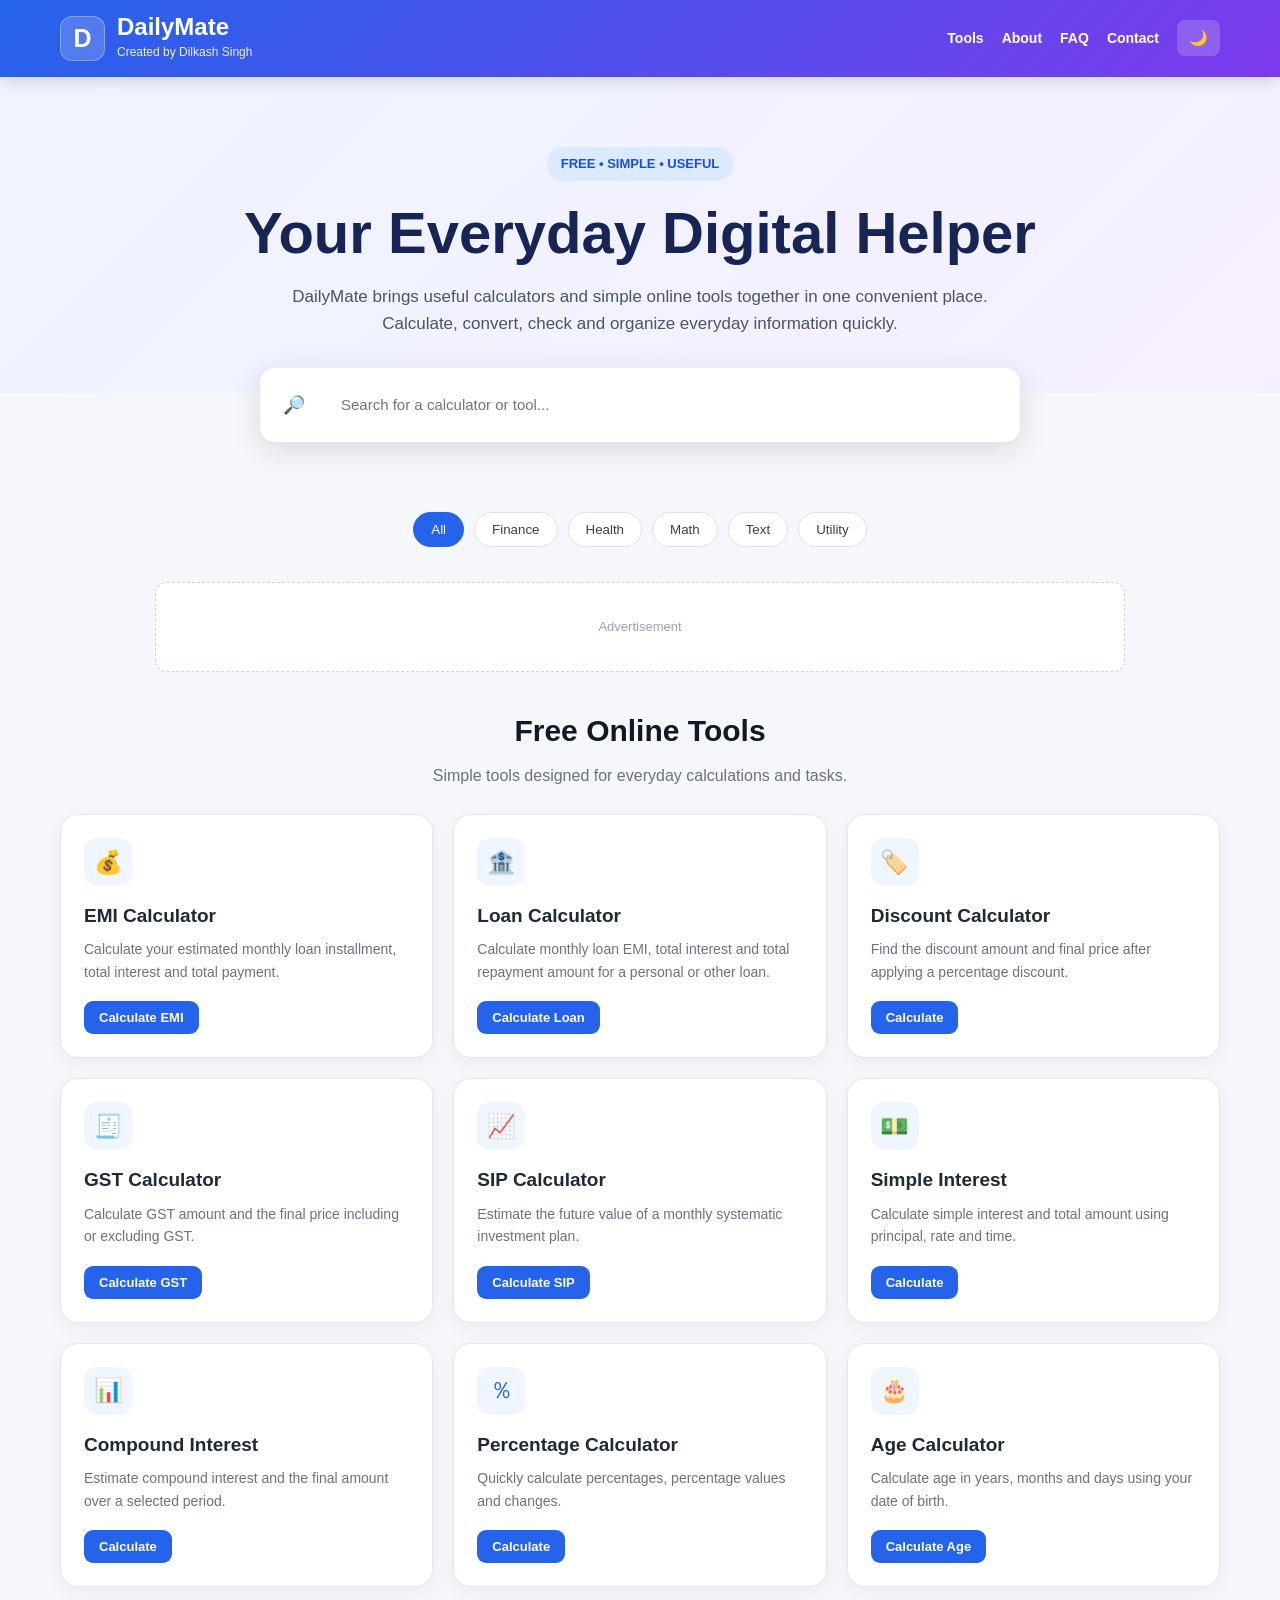
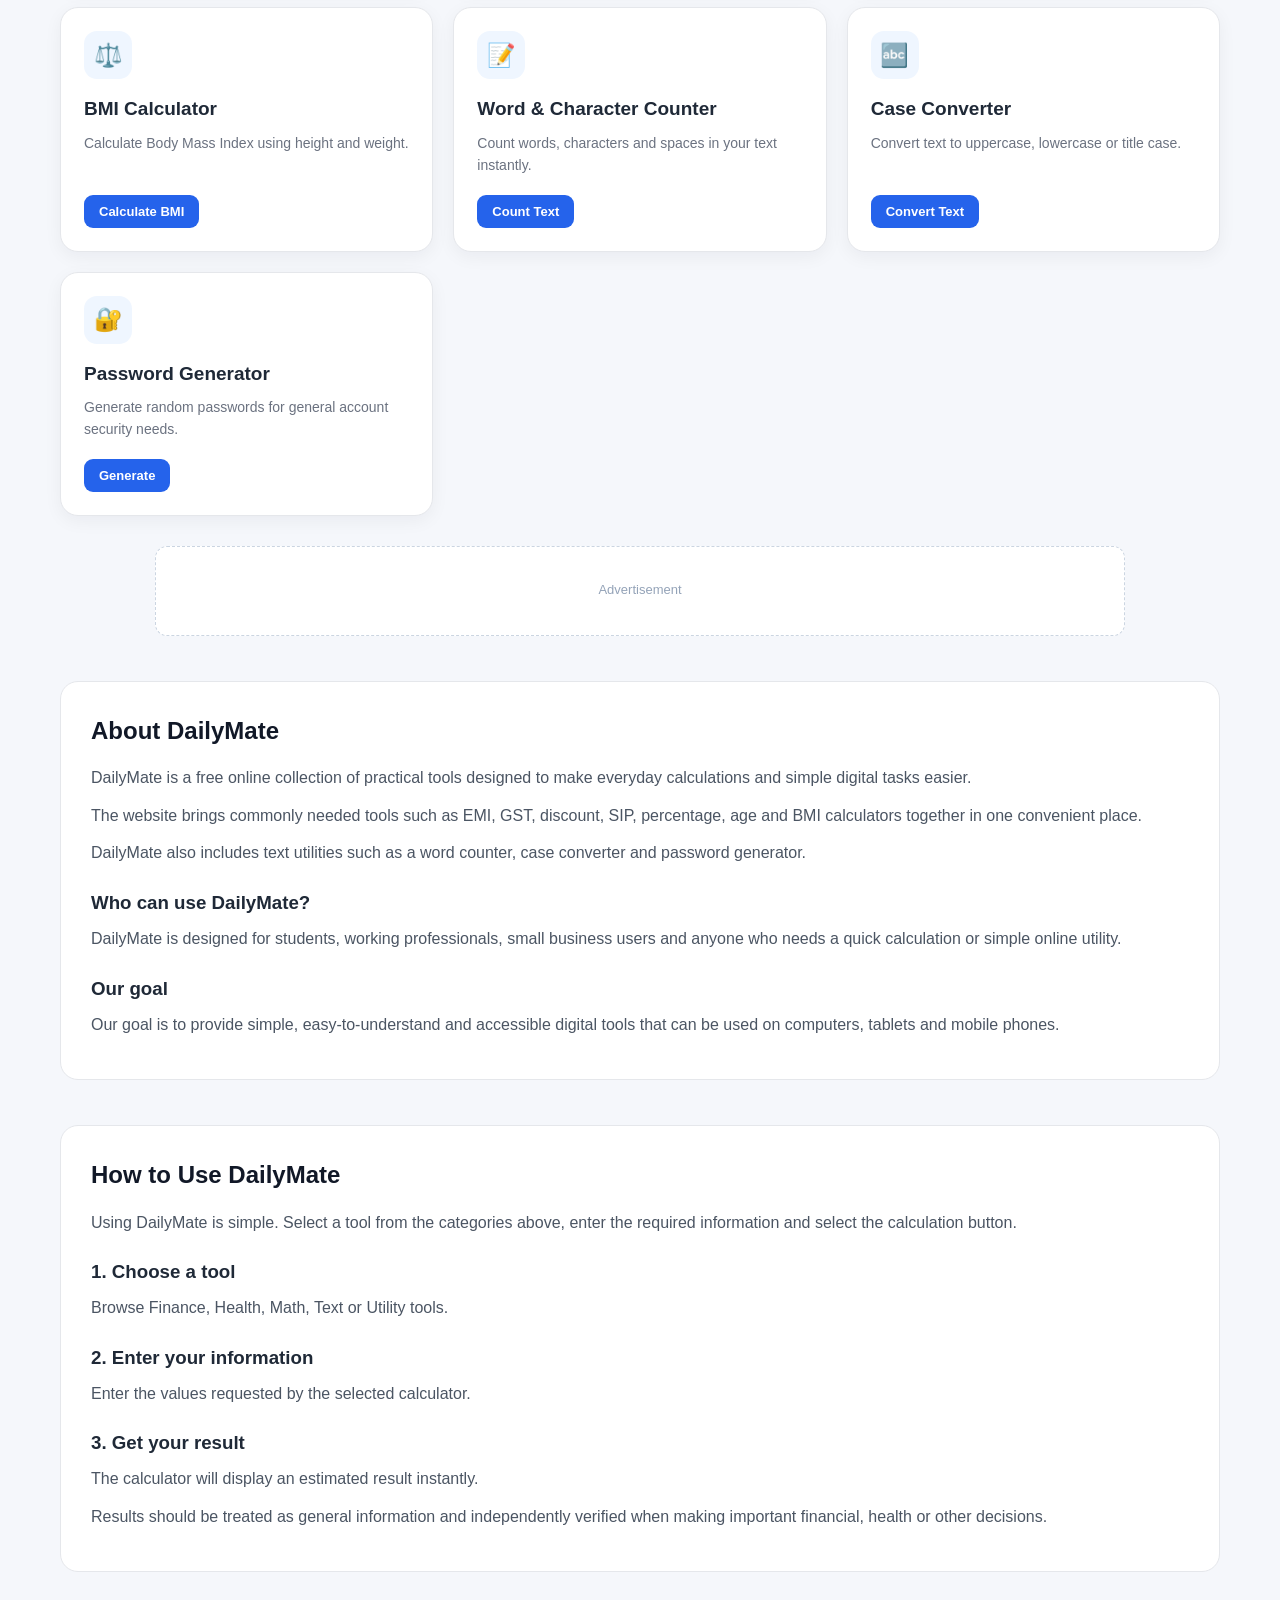
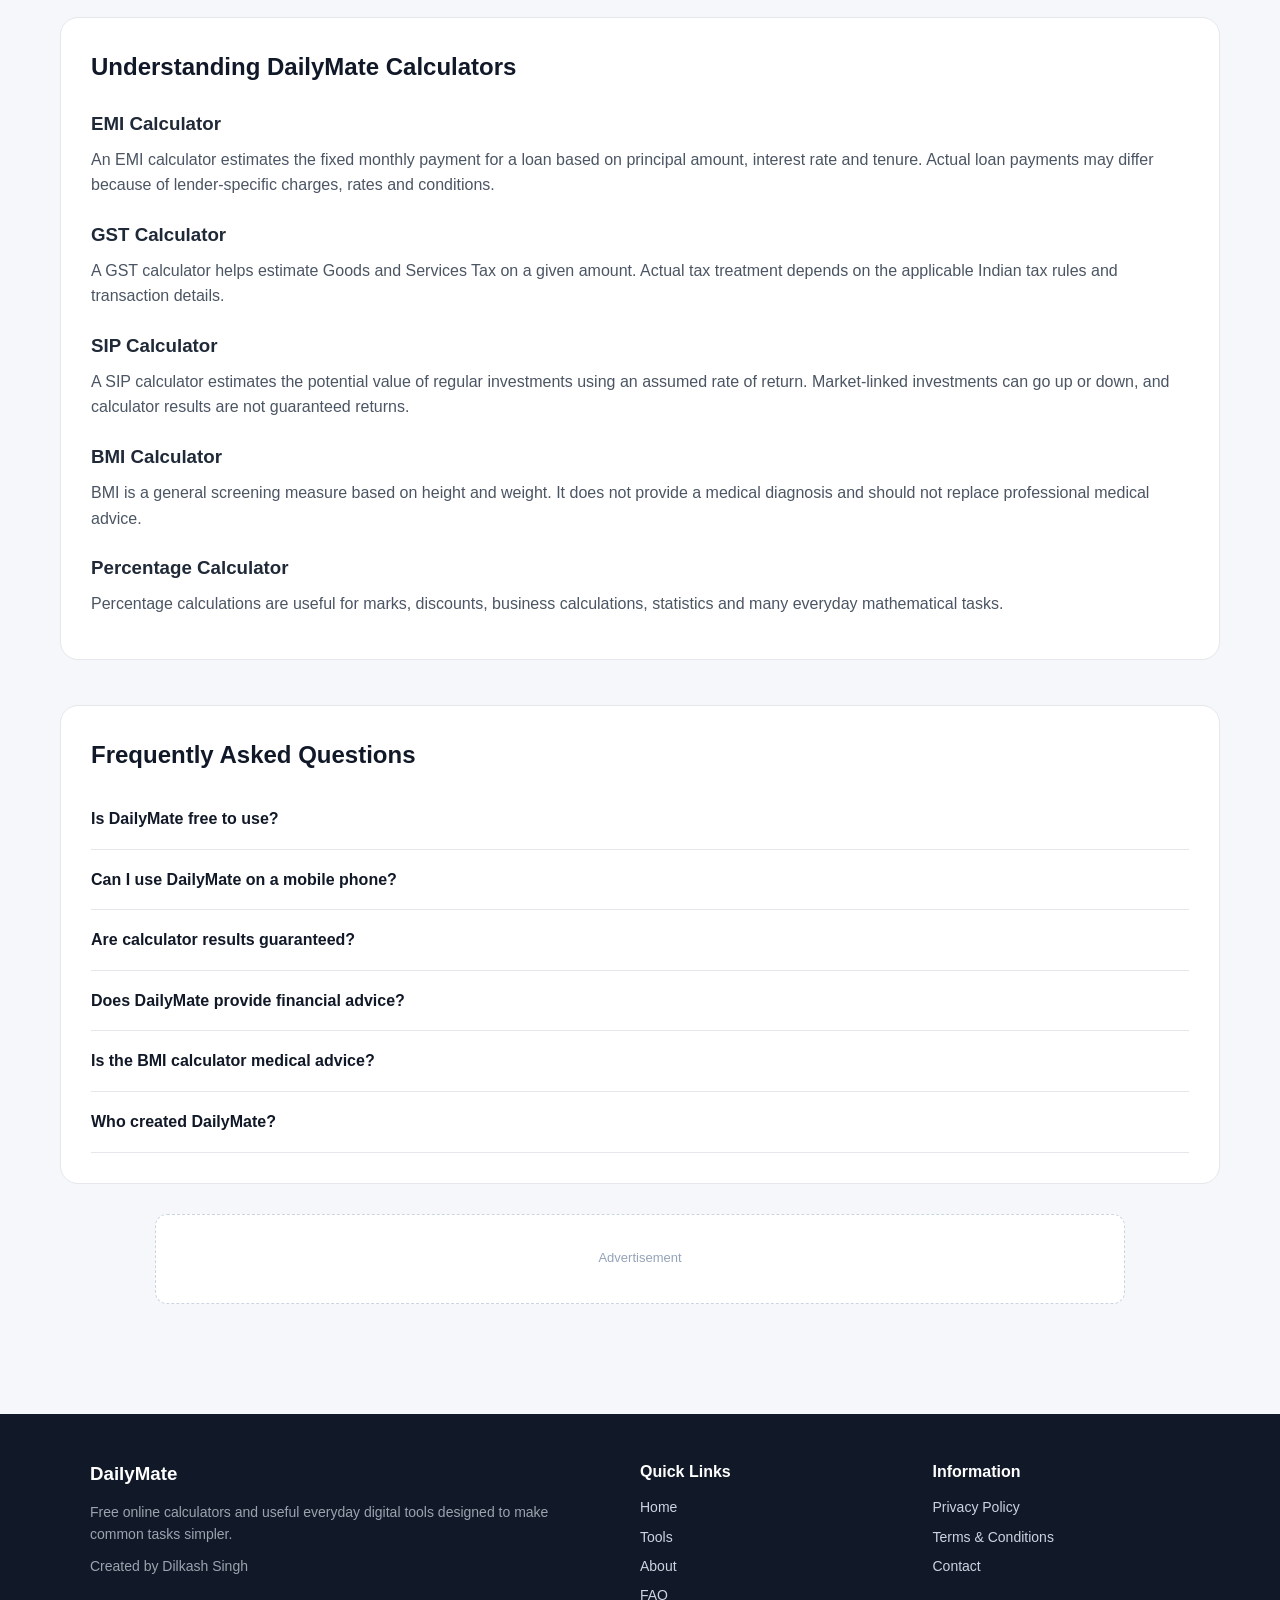
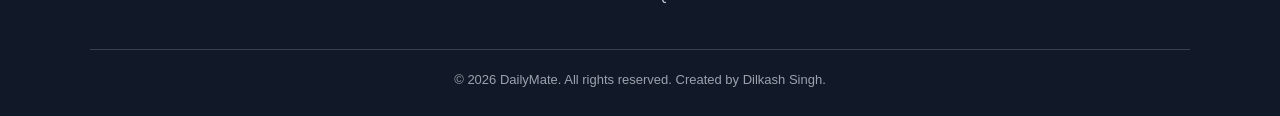
<file: index.html>
<!DOCTYPE html>
<html lang="en">
<head>

    <script async src="https://pagead2.googlesyndication.com/pagead/js/adsbygoogle.js?client=ca-pub-3338462718582181"
     crossorigin="anonymous"></script>
    <meta charset="UTF-8">

    <meta name="viewport" content="width=device-width, initial-scale=1.0">

    <title>DailyMate - Free Online Calculators & Everyday Tools</title>

    <meta name="description"
          content="DailyMate provides free online calculators and everyday tools including EMI, GST, SIP, percentage, age, BMI, interest, text and password calculators.">

    <meta name="keywords"
          content="free online calculators, EMI calculator, GST calculator, SIP calculator, BMI calculator, age calculator, percentage calculator, discount calculator, interest calculator, text tools, password generator, free online tools">

    <meta name="author" content="Dilkash Singh">

    <meta name="robots" content="index, follow">

    <link rel="canonical"
          href="https://dailyhelper.online/">

    <link rel="icon" type="image/svg+xml" href="favicon.svg">

    <!-- Open Graph -->
    <meta property="og:title"
          content="DailyMate - Free Online Calculators & Everyday Tools">

    <meta property="og:description"
          content="Free calculators and useful everyday digital tools for students, professionals and everyone.">

    <meta property="og:type" content="website">

    <meta property="og:url"
          content="https://dailyhelper.online/">

    <style>
        * {
            margin: 0;
            padding: 0;
            box-sizing: border-box;
        }

        html {
            scroll-behavior: smooth;
        }

        body {
            font-family: Arial, Helvetica, sans-serif;
            background: #f5f7fb;
            color: #1f2937;
            line-height: 1.6;
            transition: 0.3s;
        }

        a {
            text-decoration: none;
            color: inherit;
        }

        button,
        input,
        textarea,
        select {
            font-family: inherit;
        }

        /* ================= HEADER ================= */

        header {
            position: sticky;
            top: 0;
            z-index: 1000;
            background: linear-gradient(135deg, #2563eb, #7c3aed);
            color: white;
            box-shadow: 0 3px 15px rgba(0,0,0,0.15);
        }

        .header-container {
            max-width: 1200px;
            margin: auto;
            padding: 14px 20px;
            display: flex;
            align-items: center;
            justify-content: space-between;
            gap: 20px;
        }

        .brand {
            display: flex;
            align-items: center;
            gap: 12px;
        }

        .brand-logo {
            width: 45px;
            height: 45px;
            border-radius: 12px;
            background: rgba(255,255,255,0.18);
            display: flex;
            align-items: center;
            justify-content: center;
            font-size: 25px;
            font-weight: bold;
            border: 1px solid rgba(255,255,255,0.3);
        }

        .brand-text h1 {
            font-size: 24px;
            line-height: 1.1;
        }

        .creator {
            font-size: 12px;
            opacity: 0.9;
            margin-top: 3px;
        }

        nav {
            display: flex;
            align-items: center;
            gap: 18px;
            flex-wrap: wrap;
        }

        nav a {
            font-size: 14px;
            font-weight: 600;
            transition: 0.2s;
        }

        nav a:hover {
            opacity: 0.75;
        }

        .theme-btn {
            border: none;
            background: rgba(255,255,255,0.18);
            color: white;
            padding: 9px 12px;
            border-radius: 8px;
            cursor: pointer;
            font-size: 15px;
        }

        /* ================= HERO ================= */

        .hero {
            background: linear-gradient(135deg, #eef4ff, #f6efff);
            padding: 70px 20px 55px;
            text-align: center;
        }

        .hero-content {
            max-width: 900px;
            margin: auto;
        }

        .hero h2 {
            font-size: clamp(34px, 6vw, 58px);
            color: #172554;
            margin-bottom: 18px;
            line-height: 1.1;
        }

        .hero p {
            max-width: 700px;
            margin: auto;
            color: #4b5563;
            font-size: 17px;
        }

        .hero-badge {
            display: inline-block;
            background: #dbeafe;
            color: #1d4ed8;
            padding: 7px 14px;
            border-radius: 30px;
            font-size: 13px;
            font-weight: bold;
            margin-bottom: 20px;
        }

        /* ================= SEARCH ================= */

        .search-section {
            max-width: 800px;
            margin: -25px auto 30px;
            padding: 0 20px;
            position: relative;
            z-index: 10;
        }

        .search-box {
            background: white;
            padding: 10px;
            border-radius: 15px;
            box-shadow: 0 8px 30px rgba(0,0,0,0.12);
            display: flex;
            gap: 10px;
        }

        .search-box input {
            flex: 1;
            border: none;
            outline: none;
            padding: 13px;
            font-size: 15px;
        }

        .search-icon {
            padding: 13px;
            font-size: 18px;
        }

        /* ================= CONTAINER ================= */

        .container {
            max-width: 1200px;
            margin: auto;
            padding: 20px;
        }

        .section-title {
            text-align: center;
            margin: 35px 0 25px;
        }

        .section-title h2 {
            font-size: 30px;
            color: #111827;
            margin-bottom: 8px;
        }

        .section-title p {
            color: #6b7280;
        }

        /* ================= CATEGORIES ================= */

        .categories {
            display: flex;
            justify-content: center;
            gap: 10px;
            flex-wrap: wrap;
            margin: 20px 0 35px;
        }

        .category-btn {
            border: 1px solid #dbe3ef;
            background: white;
            color: #374151;
            padding: 9px 17px;
            border-radius: 25px;
            cursor: pointer;
            transition: 0.2s;
        }

        .category-btn:hover,
        .category-btn.active {
            background: #2563eb;
            color: white;
            border-color: #2563eb;
        }

        /* ================= AD PLACEHOLDER ================= */

        .ad-box {
            max-width: 970px;
            min-height: 90px;
            margin: 30px auto;
            border: 1px dashed #cbd5e1;
            border-radius: 12px;
            background: #ffffff;
            display: flex;
            align-items: center;
            justify-content: center;
            color: #94a3b8;
            font-size: 13px;
        }

        /* ================= TOOL GRID ================= */

        .tools-grid {
            display: grid;
            grid-template-columns: repeat(3, 1fr);
            gap: 20px;
        }

        .tool-card {
            background: white;
            border-radius: 18px;
            padding: 23px;
            border: 1px solid #e5e7eb;
            box-shadow: 0 5px 18px rgba(15,23,42,0.05);
            transition: transform 0.2s, box-shadow 0.2s;
        }

        .tool-card:hover {
            transform: translateY(-4px);
            box-shadow: 0 12px 28px rgba(15,23,42,0.10);
        }

        .tool-icon {
            width: 48px;
            height: 48px;
            border-radius: 13px;
            background: #eff6ff;
            color: #2563eb;
            display: flex;
            align-items: center;
            justify-content: center;
            font-size: 23px;
            margin-bottom: 15px;
        }

        .tool-card h3 {
            margin-bottom: 7px;
            font-size: 19px;
        }

        .tool-card p {
            color: #6b7280;
            font-size: 14px;
            min-height: 48px;
        }

        .tool-button {
            display: inline-block;
            margin-top: 15px;
            padding: 9px 15px;
            background: #2563eb;
            color: white;
            border-radius: 9px;
            font-size: 13px;
            font-weight: bold;
            cursor: pointer;
            border: none;
        }

        /* ================= CALCULATOR AREA ================= */

        .calculator-section {
            margin-top: 40px;
            display: none;
        }

        .calculator-section.active {
            display: block;
        }

        .calculator-box {
            max-width: 720px;
            margin: auto;
            background: white;
            border-radius: 18px;
            padding: 28px;
            border: 1px solid #e5e7eb;
            box-shadow: 0 8px 25px rgba(15,23,42,0.07);
        }

        .calculator-box h2 {
            margin-bottom: 8px;
        }

        .calculator-description {
            color: #6b7280;
            margin-bottom: 20px;
        }

        .form-group {
            margin-bottom: 15px;
        }

        .form-group label {
            display: block;
            margin-bottom: 6px;
            font-weight: bold;
            font-size: 14px;
        }

        .form-group input,
        .form-group textarea,
        .form-group select {
            width: 100%;
            padding: 12px;
            border: 1px solid #d1d5db;
            border-radius: 9px;
            outline: none;
        }

        .form-group input:focus,
        .form-group textarea:focus,
        .form-group select:focus {
            border-color: #2563eb;
        }

        .calculate-btn {
            width: 100%;
            border: none;
            background: linear-gradient(135deg, #2563eb, #7c3aed);
            color: white;
            padding: 13px;
            border-radius: 9px;
            font-size: 15px;
            font-weight: bold;
            cursor: pointer;
            margin-top: 5px;
        }

        .result {
            margin-top: 18px;
            background: #eff6ff;
            border-radius: 10px;
            padding: 15px;
            color: #1e3a8a;
            font-weight: bold;
            display: none;
        }

        /* ================= CONTENT ================= */

        .content-section {
            background: white;
            border-radius: 18px;
            padding: 30px;
            margin-top: 45px;
            border: 1px solid #e5e7eb;
        }

        .content-section h2 {
            margin-bottom: 15px;
            color: #111827;
        }

        .content-section h3 {
            margin-top: 22px;
            margin-bottom: 8px;
        }

        .content-section p {
            color: #4b5563;
            margin-bottom: 12px;
        }

        .content-section ul {
            padding-left: 22px;
            color: #4b5563;
        }

        /* ================= FAQ ================= */

        .faq-item {
            border-bottom: 1px solid #e5e7eb;
            padding: 17px 0;
        }

        .faq-question {
            width: 100%;
            background: none;
            border: none;
            text-align: left;
            font-size: 16px;
            font-weight: bold;
            cursor: pointer;
            color: #111827;
            padding: 0;
        }

        .faq-answer {
            display: none;
            color: #6b7280;
            margin-top: 10px;
            font-size: 14px;
        }

        .faq-item.open .faq-answer {
            display: block;
        }

        /* ================= FOOTER ================= */

        footer {
            margin-top: 60px;
            background: #111827;
            color: #d1d5db;
            padding: 45px 20px 25px;
        }

        .footer-grid {
            max-width: 1100px;
            margin: auto;
            display: grid;
            grid-template-columns: 2fr 1fr 1fr;
            gap: 35px;
        }

        footer h3,
        footer h4 {
            color: white;
            margin-bottom: 12px;
        }

        footer p {
            font-size: 14px;
            color: #9ca3af;
        }

        footer a {
            display: block;
            font-size: 14px;
            margin: 7px 0;
            color: #cbd5e1;
        }

        footer a:hover {
            color: white;
        }

        .copyright {
            max-width: 1100px;
            margin: 35px auto 0;
            padding-top: 20px;
            border-top: 1px solid #374151;
            text-align: center;
            font-size: 13px;
            color: #9ca3af;
        }

        /* ================= DARK MODE ================= */

        body.dark {
            background: #0f172a;
            color: #e5e7eb;
        }

        body.dark .hero {
            background: linear-gradient(135deg, #111827, #1e1b4b);
        }

        body.dark .hero h2,
        body.dark .section-title h2,
        body.dark .content-section h2,
        body.dark .tool-card h3,
        body.dark .calculator-box h2 {
            color: #f8fafc;
        }

        body.dark .hero p,
        body.dark .section-title p,
        body.dark .content-section p,
        body.dark .content-section ul,
        body.dark .calculator-description,
        body.dark .tool-card p {
            color: #cbd5e1;
        }

        body.dark .search-box,
        body.dark .tool-card,
        body.dark .calculator-box,
        body.dark .content-section,
        body.dark .ad-box {
            background: #1e293b;
            border-color: #334155;
        }

        body.dark .search-box input,
        body.dark .form-group input,
        body.dark .form-group textarea,
        body.dark .form-group select {
            background: #0f172a;
            color: white;
            border-color: #475569;
        }

        body.dark .category-btn {
            background: #1e293b;
            color: #e5e7eb;
            border-color: #475569;
        }

        body.dark .category-btn.active {
            background: #2563eb;
            color: white;
        }

        body.dark .faq-question {
            color: #f8fafc;
        }

        body.dark .faq-item {
            border-color: #334155;
        }

        /* ================= RESPONSIVE ================= */

        @media (max-width: 900px) {
            .tools-grid {
                grid-template-columns: repeat(2, 1fr);
            }

            .footer-grid {
                grid-template-columns: 1fr 1fr;
            }

            nav {
                gap: 10px;
            }
        }

        @media (max-width: 650px) {
            .header-container {
                padding: 11px 14px;
            }

            .brand-text h1 {
                font-size: 20px;
            }

            .creator {
                font-size: 11px;
            }

            nav {
                display: none;
            }

            .hero {
                padding: 50px 18px 45px;
            }

            .hero h2 {
                font-size: 37px;
            }

            .hero p {
                font-size: 15px;
            }

            .tools-grid {
                grid-template-columns: 1fr;
            }

            .footer-grid {
                grid-template-columns: 1fr;
            }

            .calculator-box,
            .content-section {
                padding: 20px;
            }
        }
    </style>

    <meta name="theme-color" content="#2563eb">

    <!-- Structured data -->
    <script type="application/ld+json">
    {
      "@context": "https://schema.org",
      "@type": "WebSite",
      "name": "DailyMate",
      "url": "https://dailyhelper.online/",
      "description": "Free online calculators and useful everyday digital tools."
    }
    </script>

    <!-- Google Analytics -->
<script async src="https://www.googletagmanager.com/gtag/js?id=G-3SYZZV5KQ7"></script>
<script>
  window.dataLayer = window.dataLayer || [];
  function gtag(){dataLayer.push(arguments);}
  gtag('js', new Date());
  gtag('config', 'G-3SYZZV5KQ7');
</script>
<!-- End Google Analytics -->
</head>

<body>

<!-- ================= HEADER ================= -->

<header>
    <div class="header-container">

        <a href="#" class="brand">

            <div class="brand-logo">
                D
            </div>

            <div class="brand-text">
                <h1>DailyMate</h1>
                <div class="creator">Created by Dilkash Singh</div>
            </div>

        </a>

        <nav>
            <a href="#tools">Tools</a>
            <a href="#about">About</a>
            <a href="#faq">FAQ</a>
            <a href="contact.html">Contact</a>

            <button class="theme-btn"
                    onclick="toggleDarkMode()"
                    aria-label="Toggle dark mode">
                🌙
            </button>
        </nav>

    </div>
</header>


<!-- ================= HERO ================= -->

<section class="hero">

    <div class="hero-content">

        <span class="hero-badge">
            FREE • SIMPLE • USEFUL
        </span>

        <h2>Your Everyday Digital Helper</h2>

        <p>
            DailyMate brings useful calculators and simple online tools
            together in one convenient place. Calculate, convert, check
            and organize everyday information quickly.
        </p>

    </div>

</section>


<!-- ================= SEARCH ================= -->

<div class="search-section">

    <div class="search-box">

        <span class="search-icon">🔎</span>

        <input
            type="search"
            id="searchInput"
            placeholder="Search for a calculator or tool..."
            oninput="searchTools()"
        >

    </div>

</div>


<main class="container">

    <!-- ================= CATEGORIES ================= -->

    <div class="categories">

        <button class="category-btn active"
                onclick="filterCategory('all', this)">
            All
        </button>

        <button class="category-btn"
                onclick="filterCategory('finance', this)">
            Finance
        </button>

        <button class="category-btn"
                onclick="filterCategory('health', this)">
            Health
        </button>

        <button class="category-btn"
                onclick="filterCategory('math', this)">
            Math
        </button>

        <button class="category-btn"
                onclick="filterCategory('text', this)">
            Text
        </button>

        <button class="category-btn"
                onclick="filterCategory('utility', this)">
            Utility
        </button>

    </div>


    <!-- ================= AD AREA ================= -->

    <div class="ad-box">
        Advertisement
    </div>


    <!-- ================= TOOLS ================= -->

    <section id="tools">

        <div class="section-title">

            <h2>Free Online Tools</h2>

            <p>
                Simple tools designed for everyday calculations and tasks.
            </p>

        </div>


        <div class="tools-grid" id="toolsGrid">

            <!-- EMI -->

            <article class="tool-card"
                     data-category="finance"
                     data-name="emi loan monthly installment">

                <div class="tool-icon">💰</div>

                <h3>EMI Calculator</h3>

                <p>
                    Calculate your estimated monthly loan installment,
                    total interest and total payment.
                </p>

                <button class="tool-button"
                        onclick="showCalculator('emi')">
                    Calculate EMI
                </button>

            </article>



            <!-- Loan Calculator -->
            <article class="tool-card"
                     data-category="finance"
                     data-name="loan calculator loan emi interest payment">

                <div class="tool-icon">🏦</div>

                <h3>Loan Calculator</h3>

                <p>
                    Calculate monthly loan EMI, total interest and total
                    repayment amount for a personal or other loan.
                </p>

                <button class="tool-button"
                        onclick="showCalculator('loan')">
                    Calculate Loan
                </button>

            </article>

            <!-- Discount -->

            <article class="tool-card"
                     data-category="finance"
                     data-name="discount calculator">

                <div class="tool-icon">🏷️</div>

                <h3>Discount Calculator</h3>

                <p>
                    Find the discount amount and final price after
                    applying a percentage discount.
                </p>

                <button class="tool-button"
                        onclick="showCalculator('discount')">
                    Calculate
                </button>

            </article>


            <!-- GST -->

            <article class="tool-card"
                     data-category="finance"
                     data-name="gst tax calculator">

                <div class="tool-icon">🧾</div>

                <h3>GST Calculator</h3>

                <p>
                    Calculate GST amount and the final price including
                    or excluding GST.
                </p>

                <button class="tool-button"
                        onclick="showCalculator('gst')">
                    Calculate GST
                </button>

            </article>


            <!-- SIP -->

            <article class="tool-card"
                     data-category="finance"
                     data-name="sip investment calculator">

                <div class="tool-icon">📈</div>

                <h3>SIP Calculator</h3>

                <p>
                    Estimate the future value of a monthly systematic
                    investment plan.
                </p>

                <button class="tool-button"
                        onclick="showCalculator('sip')">
                    Calculate SIP
                </button>

            </article>


            <!-- Simple Interest -->

            <article class="tool-card"
                     data-category="finance"
                     data-name="simple interest calculator">

                <div class="tool-icon">💵</div>

                <h3>Simple Interest</h3>

                <p>
                    Calculate simple interest and total amount using
                    principal, rate and time.
                </p>

                <button class="tool-button"
                        onclick="showCalculator('si')">
                    Calculate
                </button>

            </article>


            <!-- Compound Interest -->

            <article class="tool-card"
                     data-category="finance"
                     data-name="compound interest calculator">

                <div class="tool-icon">📊</div>

                <h3>Compound Interest</h3>

                <p>
                    Estimate compound interest and the final amount
                    over a selected period.
                </p>

                <button class="tool-button"
                        onclick="showCalculator('ci')">
                    Calculate
                </button>

            </article>


            <!-- Percentage -->

            <article class="tool-card"
                     data-category="math"
                     data-name="percentage calculator">

                <div class="tool-icon">％</div>

                <h3>Percentage Calculator</h3>

                <p>
                    Quickly calculate percentages, percentage values
                    and changes.
                </p>

                <button class="tool-button"
                        onclick="showCalculator('percentage')">
                    Calculate
                </button>

            </article>


            <!-- Age -->

            <article class="tool-card"
                     data-category="health"
                     data-name="age calculator date">

                <div class="tool-icon">🎂</div>

                <h3>Age Calculator</h3>

                <p>
                    Calculate age in years, months and days using
                    your date of birth.
                </p>

                <button class="tool-button"
                        onclick="showCalculator('age')">
                    Calculate Age
                </button>

            </article>


            <!-- BMI -->

            <article class="tool-card"
                     data-category="health"
                     data-name="bmi body mass index">

                <div class="tool-icon">⚖️</div>

                <h3>BMI Calculator</h3>

                <p>
                    Calculate Body Mass Index using height and weight.
                </p>

                <button class="tool-button"
                        onclick="showCalculator('bmi')">
                    Calculate BMI
                </button>

            </article>


            <!-- Word Counter -->

            <article class="tool-card"
                     data-category="text"
                     data-name="word character counter">

                <div class="tool-icon">📝</div>

                <h3>Word & Character Counter</h3>

                <p>
                    Count words, characters and spaces in your text
                    instantly.
                </p>

                <button class="tool-button"
                        onclick="showCalculator('words')">
                    Count Text
                </button>

            </article>


            <!-- Case Converter -->

            <article class="tool-card"
                     data-category="text"
                     data-name="case converter uppercase lowercase">

                <div class="tool-icon">🔤</div>

                <h3>Case Converter</h3>

                <p>
                    Convert text to uppercase, lowercase or title case.
                </p>

                <button class="tool-button"
                        onclick="showCalculator('case')">
                    Convert Text
                </button>

            </article>


            <!-- Password -->

            <article class="tool-card"
                     data-category="utility"
                     data-name="password generator secure password">

                <div class="tool-icon">🔐</div>

                <h3>Password Generator</h3>

                <p>
                    Generate random passwords for general account
                    security needs.
                </p>

                <button class="tool-button"
                        onclick="showCalculator('password')">
                    Generate
                </button>

            </article>

        </div>

    </section>


    <!-- ================= CALCULATORS ================= -->

    <section id="calculatorArea">


        <!-- EMI -->

        <div class="calculator-section" id="calc-emi">

            <div class="calculator-box">

                <h2>EMI Calculator</h2>

                <p class="calculator-description">
                    Enter the loan amount, annual interest rate and
                    loan tenure to estimate your monthly EMI.
                </p>

                <div class="form-group">
                    <label>Loan Amount</label>
                    <input type="number" id="emiPrincipal"
                           placeholder="Example: 500000">
                </div>

                <div class="form-group">
                    <label>Annual Interest Rate (%)</label>
                    <input type="number" id="emiRate"
                           placeholder="Example: 8.5">
                </div>

                <div class="form-group">
                    <label>Loan Tenure (Years)</label>
                    <input type="number" id="emiYears"
                           placeholder="Example: 5">
                </div>

                <button class="calculate-btn"
                        onclick="calculateEMI()">
                    Calculate EMI
                </button>

                <div class="result" id="emiResult"></div>

            </div>

        </div>



        <!-- LOAN CALCULATOR -->

        <div class="calculator-section" id="calc-loan">

            <div class="calculator-box">

                <h2>Loan Calculator</h2>

                <p class="calculator-description">
                    Enter the loan amount, annual interest rate and tenure
                    to estimate your monthly EMI and total repayment.
                </p>

                <div class="form-group">
                    <label>Loan Amount (₹)</label>
                    <input type="number" id="loanPrincipal"
                           placeholder="Example: 300000">
                </div>

                <div class="form-group">
                    <label>Annual Interest Rate (%)</label>
                    <input type="number" id="loanRate"
                           placeholder="Example: 10.5" step="0.01">
                </div>

                <div class="form-group">
                    <label>Loan Tenure (Years)</label>
                    <input type="number" id="loanYears"
                           placeholder="Example: 5" step="0.1">
                </div>

                <button class="calculate-btn"
                        onclick="calculateLoan()">
                    Calculate Loan
                </button>

                <div class="result" id="loanResult"></div>

            </div>

        </div>

        <!-- DISCOUNT -->

        <div class="calculator-section" id="calc-discount">

            <div class="calculator-box">

                <h2>Discount Calculator</h2>

                <p class="calculator-description">
                    Find the discount amount and final price.
                </p>

                <div class="form-group">
                    <label>Original Price</label>
                    <input type="number" id="discountPrice">
                </div>

                <div class="form-group">
                    <label>Discount (%)</label>
                    <input type="number" id="discountPercent">
                </div>

                <button class="calculate-btn"
                        onclick="calculateDiscount()">
                    Calculate Discount
                </button>

                <div class="result" id="discountResult"></div>

            </div>

        </div>


        <!-- GST -->

        <div class="calculator-section" id="calc-gst">

            <div class="calculator-box">

                <h2>GST Calculator</h2>

                <p class="calculator-description">
                    Calculate GST amount and final price.
                </p>

                <div class="form-group">
                    <label>Amount</label>
                    <input type="number" id="gstAmount">
                </div>

                <div class="form-group">
                    <label>GST Rate (%)</label>
                    <input type="number" id="gstRate"
                           placeholder="Example: 18">
                </div>

                <button class="calculate-btn"
                        onclick="calculateGST()">
                    Calculate GST
                </button>

                <div class="result" id="gstResult"></div>

            </div>

        </div>


        <!-- SIP -->

        <div class="calculator-section" id="calc-sip">

            <div class="calculator-box">

                <h2>SIP Calculator</h2>

                <p class="calculator-description">
                    Estimate the potential future value of monthly SIP
                    investments. This is an estimate, not a guarantee.
                </p>

                <div class="form-group">
                    <label>Monthly Investment</label>
                    <input type="number" id="sipMonthly">
                </div>

                <div class="form-group">
                    <label>Expected Annual Return (%)</label>
                    <input type="number" id="sipRate"
                           placeholder="Example: 12">
                </div>

                <div class="form-group">
                    <label>Investment Period (Years)</label>
                    <input type="number" id="sipYears">
                </div>

                <button class="calculate-btn"
                        onclick="calculateSIP()">
                    Calculate SIP
                </button>

                <div class="result" id="sipResult"></div>

            </div>

        </div>


        <!-- SIMPLE INTEREST -->

        <div class="calculator-section" id="calc-si">

            <div class="calculator-box">

                <h2>Simple Interest Calculator</h2>

                <p class="calculator-description">
                    Formula: SI = Principal × Rate × Time / 100.
                </p>

                <div class="form-group">
                    <label>Principal</label>
                    <input type="number" id="siPrincipal">
                </div>

                <div class="form-group">
                    <label>Rate (%)</label>
                    <input type="number" id="siRate">
                </div>

                <div class="form-group">
                    <label>Time (Years)</label>
                    <input type="number" id="siTime">
                </div>

                <button class="calculate-btn"
                        onclick="calculateSI()">
                    Calculate
                </button>

                <div class="result" id="siResult"></div>

            </div>

        </div>


        <!-- COMPOUND INTEREST -->

        <div class="calculator-section" id="calc-ci">

            <div class="calculator-box">

                <h2>Compound Interest Calculator</h2>

                <p class="calculator-description">
                    Calculate an estimated compound amount using
                    principal, annual rate and time.
                </p>

                <div class="form-group">
                    <label>Principal</label>
                    <input type="number" id="ciPrincipal">
                </div>

                <div class="form-group">
                    <label>Annual Rate (%)</label>
                    <input type="number" id="ciRate">
                </div>

                <div class="form-group">
                    <label>Time (Years)</label>
                    <input type="number" id="ciTime">
                </div>

                <button class="calculate-btn"
                        onclick="calculateCI()">
                    Calculate
                </button>

                <div class="result" id="ciResult"></div>

            </div>

        </div>


        <!-- PERCENTAGE -->

        <div class="calculator-section" id="calc-percentage">

            <div class="calculator-box">

                <h2>Percentage Calculator</h2>

                <p class="calculator-description">
                    Find what percentage one number is of another.
                </p>

                <div class="form-group">
                    <label>Value</label>
                    <input type="number" id="percentValue">
                </div>

                <div class="form-group">
                    <label>Total</label>
                    <input type="number" id="percentTotal">
                </div>

                <button class="calculate-btn"
                        onclick="calculatePercentage()">
                    Calculate Percentage
                </button>

                <div class="result" id="percentageResult"></div>

            </div>

        </div>


        <!-- AGE -->

        <div class="calculator-section" id="calc-age">

            <div class="calculator-box">

                <h2>Age Calculator</h2>

                <p class="calculator-description">
                    Enter your date of birth to calculate your current
                    age.
                </p>

                <div class="form-group">
                    <label>Date of Birth</label>
                    <input type="date" id="birthDate">
                </div>

                <button class="calculate-btn"
                        onclick="calculateAge()">
                    Calculate Age
                </button>

                <div class="result" id="ageResult"></div>

            </div>

        </div>


        <!-- BMI -->

        <div class="calculator-section" id="calc-bmi">

            <div class="calculator-box">

                <h2>BMI Calculator</h2>

                <p class="calculator-description">
                    Calculate Body Mass Index from height and weight.
                    Results are for general information only.
                </p>

                <div class="form-group">
                    <label>Weight (kg)</label>
                    <input type="number" id="bmiWeight">
                </div>

                <div class="form-group">
                    <label>Height (cm)</label>
                    <input type="number" id="bmiHeight">
                </div>

                <button class="calculate-btn"
                        onclick="calculateBMI()">
                    Calculate BMI
                </button>

                <div class="result" id="bmiResult"></div>

            </div>

        </div>


        <!-- WORD COUNTER -->

        <div class="calculator-section" id="calc-words">

            <div class="calculator-box">

                <h2>Word & Character Counter</h2>

                <p class="calculator-description">
                    Enter or paste text below to count words and
                    characters.
                </p>

                <div class="form-group">
                    <label>Your Text</label>

                    <textarea id="wordText"
                              rows="8"
                              placeholder="Type or paste your text here..."
                              oninput="updateWordCount()"></textarea>
                </div>

                <div class="result"
                     id="wordResult"
                     style="display:block;">
                    Words: 0 | Characters: 0 | Characters without spaces: 0
                </div>

            </div>

        </div>


        <!-- CASE -->

        <div class="calculator-section" id="calc-case">

            <div class="calculator-box">

                <h2>Case Converter</h2>

                <p class="calculator-description">
                    Convert your text into different letter cases.
                </p>

                <div class="form-group">

                    <label>Your Text</label>

                    <textarea id="caseText"
                              rows="8"
                              placeholder="Type or paste text..."></textarea>

                </div>

                <button class="calculate-btn"
                        onclick="convertUpper()">
                    UPPERCASE
                </button>

                <button class="calculate-btn"
                        onclick="convertLower()">
                    lowercase
                </button>

                <button class="calculate-btn"
                        onclick="convertTitle()">
                    Title Case
                </button>

            </div>

        </div>


        <!-- PASSWORD -->

        <div class="calculator-section" id="calc-password">

            <div class="calculator-box">

                <h2>Password Generator</h2>

                <p class="calculator-description">
                    Generate a random password for general use.
                    Avoid sharing your generated password with anyone.
                </p>

                <div class="form-group">
                    <label>Password Length</label>

                    <input type="number"
                           id="passwordLength"
                           value="16"
                           min="6"
                           max="50">
                </div>

                <button class="calculate-btn"
                        onclick="generatePassword()">
                    Generate Password
                </button>

                <div class="result"
                     id="passwordResult"
                     style="word-break:break-all;">
                </div>

            </div>

        </div>

    </section>


    <!-- ================= AD ================= -->

    <div class="ad-box">
        Advertisement
    </div>


    <!-- ================= ABOUT ================= -->

    <section class="content-section" id="about">

        <h2>About DailyMate</h2>

        <p>
            DailyMate is a free online collection of practical tools
            designed to make everyday calculations and simple digital
            tasks easier.
        </p>

        <p>
            The website brings commonly needed tools such as EMI,
            GST, discount, SIP, percentage, age and BMI calculators
            together in one convenient place.
        </p>

        <p>
            DailyMate also includes text utilities such as a word
            counter, case converter and password generator.
        </p>

        <h3>Who can use DailyMate?</h3>

        <p>
            DailyMate is designed for students, working professionals,
            small business users and anyone who needs a quick calculation
            or simple online utility.
        </p>

        <h3>Our goal</h3>

        <p>
            Our goal is to provide simple, easy-to-understand and
            accessible digital tools that can be used on computers,
            tablets and mobile phones.
        </p>

    </section>


    <!-- ================= HOW TO USE ================= -->

    <section class="content-section">

        <h2>How to Use DailyMate</h2>

        <p>
            Using DailyMate is simple. Select a tool from the categories
            above, enter the required information and select the
            calculation button.
        </p>

        <h3>1. Choose a tool</h3>

        <p>
            Browse Finance, Health, Math, Text or Utility tools.
        </p>

        <h3>2. Enter your information</h3>

        <p>
            Enter the values requested by the selected calculator.
        </p>

        <h3>3. Get your result</h3>

        <p>
            The calculator will display an estimated result instantly.
        </p>

        <p>
            Results should be treated as general information and
            independently verified when making important financial,
            health or other decisions.
        </p>

    </section>


    <!-- ================= CALCULATOR INFORMATION ================= -->

    <section class="content-section">

        <h2>Understanding DailyMate Calculators</h2>

        <h3>EMI Calculator</h3>

        <p>
            An EMI calculator estimates the fixed monthly payment for
            a loan based on principal amount, interest rate and tenure.
            Actual loan payments may differ because of lender-specific
            charges, rates and conditions.
        </p>

        <h3>GST Calculator</h3>

        <p>
            A GST calculator helps estimate Goods and Services Tax on
            a given amount. Actual tax treatment depends on the
            applicable Indian tax rules and transaction details.
        </p>

        <h3>SIP Calculator</h3>

        <p>
            A SIP calculator estimates the potential value of regular
            investments using an assumed rate of return. Market-linked
            investments can go up or down, and calculator results are
            not guaranteed returns.
        </p>

        <h3>BMI Calculator</h3>

        <p>
            BMI is a general screening measure based on height and
            weight. It does not provide a medical diagnosis and should
            not replace professional medical advice.
        </p>

        <h3>Percentage Calculator</h3>

        <p>
            Percentage calculations are useful for marks, discounts,
            business calculations, statistics and many everyday
            mathematical tasks.
        </p>

    </section>


    <!-- ================= FAQ ================= -->

    <section class="content-section" id="faq">

        <h2>Frequently Asked Questions</h2>


        <div class="faq-item">

            <button class="faq-question"
                    onclick="toggleFAQ(this)">
                Is DailyMate free to use?
            </button>

            <div class="faq-answer">
                Yes. DailyMate's basic online calculators and tools are
                designed to be available free of charge.
            </div>

        </div>


        <div class="faq-item">

            <button class="faq-question"
                    onclick="toggleFAQ(this)">
                Can I use DailyMate on a mobile phone?
            </button>

            <div class="faq-answer">
                Yes. The website is designed to work on mobile phones,
                tablets and desktop computers.
            </div>

        </div>


        <div class="faq-item">

            <button class="faq-question"
                    onclick="toggleFAQ(this)">
                Are calculator results guaranteed?
            </button>

            <div class="faq-answer">
                No. Calculator results are estimates based on the
                information entered. Important financial, health or
                business decisions should be independently verified.
            </div>

        </div>


        <div class="faq-item">

            <button class="faq-question"
                    onclick="toggleFAQ(this)">
                Does DailyMate provide financial advice?
            </button>

            <div class="faq-answer">
                No. Financial calculators are provided for general
                informational and educational purposes only.
            </div>

        </div>


        <div class="faq-item">

            <button class="faq-question"
                    onclick="toggleFAQ(this)">
                Is the BMI calculator medical advice?
            </button>

            <div class="faq-answer">
                No. BMI is a general screening measure and should not
                be considered a medical diagnosis.
            </div>

        </div>


        <div class="faq-item">

            <button class="faq-question"
                    onclick="toggleFAQ(this)">
                Who created DailyMate?
            </button>

            <div class="faq-answer">
                DailyMate was created by Dilkash Singh.
            </div>

        </div>

    </section>


    <!-- ================= FINAL AD ================= -->

    <div class="ad-box">
        Advertisement
    </div>

</main>


<!-- ================= FOOTER ================= -->

<footer>

    <div class="footer-grid">

        <div>

            <h3>DailyMate</h3>

            <p>
                Free online calculators and useful everyday digital
                tools designed to make common tasks simpler.
            </p>

            <p style="margin-top:10px;">
                Created by Dilkash Singh
            </p>

        </div>


        <div>

            <h4>Quick Links</h4>

            <a href="#">Home</a>
            <a href="#tools">Tools</a>
            <a href="#about">About</a>
            <a href="#faq">FAQ</a>

        </div>


        <div>

            <h4>Information</h4>

            <a href="privacy.html">Privacy Policy</a>
            <a href="terms.html">Terms & Conditions</a>
            <a href="contact.html">Contact</a>

        </div>

    </div>


    <div class="copyright">

        © <span id="year"></span> DailyMate.
        All rights reserved. Created by Dilkash Singh.

    </div>

</footer>


<script>

    /* ================= YEAR ================= */

    document.getElementById("year").textContent =
        new Date().getFullYear();


    /* ================= SHOW CALCULATOR ================= */

    function showCalculator(name) {

        const sections =
            document.querySelectorAll(".calculator-section");

        sections.forEach(section => {
            section.classList.remove("active");
        });

        const selected =
            document.getElementById("calc-" + name);

        if (selected) {
            selected.classList.add("active");

            selected.scrollIntoView({
                behavior: "smooth",
                block: "start"
            });
        }

    }


    /* ================= EMI ================= */

    function calculateEMI() {

        const P =
            parseFloat(document.getElementById("emiPrincipal").value);

        const annualRate =
            parseFloat(document.getElementById("emiRate").value);

        const years =
            parseFloat(document.getElementById("emiYears").value);

        const result =
            document.getElementById("emiResult");

        if (!P || annualRate < 0 || !years) {
            result.style.display = "block";
            result.textContent = "Please enter valid values.";
            return;
        }

        const r = annualRate / 12 / 100;
        const n = years * 12;

        let emi;

        if (r === 0) {
            emi = P / n;
        } else {
            emi =
                P * r * Math.pow(1 + r, n) /
                (Math.pow(1 + r, n) - 1);
        }

        const total =
            emi * n;

        const interest =
            total - P;

        result.style.display = "block";

        result.innerHTML =
            "Monthly EMI: ₹" + emi.toFixed(2) +
            "<br>Total Interest: ₹" + interest.toFixed(2) +
            "<br>Total Payment: ₹" + total.toFixed(2);

    }



    /* ================= LOAN CALCULATOR ================= */

    function calculateLoan() {

        const principal =
            parseFloat(document.getElementById("loanPrincipal").value);

        const annualRate =
            parseFloat(document.getElementById("loanRate").value);

        const years =
            parseFloat(document.getElementById("loanYears").value);

        const result =
            document.getElementById("loanResult");

        if (!isFinite(principal) || principal <= 0 ||
            !isFinite(annualRate) || annualRate < 0 ||
            !isFinite(years) || years <= 0) {

            result.style.display = "block";
            result.textContent = "Please enter valid loan details.";
            return;
        }

        const monthlyRate = annualRate / 12 / 100;
        const months = Math.round(years * 12);

        let emi;

        if (monthlyRate === 0) {
            emi = principal / months;
        } else {
            emi =
                principal * monthlyRate *
                Math.pow(1 + monthlyRate, months) /
                (Math.pow(1 + monthlyRate, months) - 1);
        }

        const totalPayment = emi * months;
        const totalInterest = totalPayment - principal;

        result.style.display = "block";

        result.innerHTML =
            "Monthly EMI: ₹" + emi.toFixed(2) +
            "<br>Total Interest: ₹" + totalInterest.toFixed(2) +
            "<br>Total Payment: ₹" + totalPayment.toFixed(2) +
            "<br>Loan Duration: " + months + " months";

    }

    /* ================= DISCOUNT ================= */

    function calculateDiscount() {

        const price =
            parseFloat(document.getElementById("discountPrice").value);

        const percent =
            parseFloat(document.getElementById("discountPercent").value);

        const result =
            document.getElementById("discountResult");

        if (!price || percent < 0) {
            result.style.display = "block";
            result.textContent = "Please enter valid values.";
            return;
        }

        const discount =
            price * percent / 100;

        const finalPrice =
            price - discount;

        result.style.display = "block";

        result.innerHTML =
            "Discount: ₹" + discount.toFixed(2) +
            "<br>Final Price: ₹" + finalPrice.toFixed(2);

    }


    /* ================= GST ================= */

    function calculateGST() {

        const amount =
            parseFloat(document.getElementById("gstAmount").value);

        const rate =
            parseFloat(document.getElementById("gstRate").value);

        const result =
            document.getElementById("gstResult");

        if (!amount || rate < 0) {
            result.style.display = "block";
            result.textContent = "Please enter valid values.";
            return;
        }

        const gst =
            amount * rate / 100;

        const total =
            amount + gst;

        result.style.display = "block";

        result.innerHTML =
            "GST Amount: ₹" + gst.toFixed(2) +
            "<br>Total Amount: ₹" + total.toFixed(2);

    }


    /* ================= SIP ================= */

    function calculateSIP() {

        const monthly =
            parseFloat(document.getElementById("sipMonthly").value);

        const annualRate =
            parseFloat(document.getElementById("sipRate").value);

        const years =
            parseFloat(document.getElementById("sipYears").value);

        const result =
            document.getElementById("sipResult");

        if (!monthly || annualRate < 0 || !years) {
            result.style.display = "block";
            result.textContent = "Please enter valid values.";
            return;
        }

        const months =
            years * 12;

        const monthlyRate =
            annualRate / 12 / 100;

        let futureValue;

        if (monthlyRate === 0) {
            futureValue = monthly * months;
        } else {
            futureValue =
                monthly *
                (
                    (Math.pow(1 + monthlyRate, months) - 1)
                    / monthlyRate
                ) *
                (1 + monthlyRate);
        }

        const invested =
            monthly * months;

        const estimatedReturns =
            futureValue - invested;

        result.style.display = "block";

        result.innerHTML =
            "Invested Amount: ₹" + invested.toFixed(2) +
            "<br>Estimated Returns: ₹" + estimatedReturns.toFixed(2) +
            "<br>Estimated Future Value: ₹" + futureValue.toFixed(2);

    }


    /* ================= SIMPLE INTEREST ================= */

    function calculateSI() {

        const p =
            parseFloat(document.getElementById("siPrincipal").value);

        const r =
            parseFloat(document.getElementById("siRate").value);

        const t =
            parseFloat(document.getElementById("siTime").value);

        const result =
            document.getElementById("siResult");

        if (!p || r < 0 || !t) {
            result.style.display = "block";
            result.textContent = "Please enter valid values.";
            return;
        }

        const interest =
            p * r * t / 100;

        const total =
            p + interest;

        result.style.display = "block";

        result.innerHTML =
            "Simple Interest: ₹" + interest.toFixed(2) +
            "<br>Total Amount: ₹" + total.toFixed(2);

    }


    /* ================= COMPOUND INTEREST ================= */

    function calculateCI() {

        const p =
            parseFloat(document.getElementById("ciPrincipal").value);

        const r =
            parseFloat(document.getElementById("ciRate").value);

        const t =
            parseFloat(document.getElementById("ciTime").value);

        const result =
            document.getElementById("ciResult");

        if (!p || r < 0 || !t) {
            result.style.display = "block";
            result.textContent = "Please enter valid values.";
            return;
        }

        const amount =
            p * Math.pow(1 + r / 100, t);

        const interest =
            amount - p;

        result.style.display = "block";

        result.innerHTML =
            "Compound Interest: ₹" + interest.toFixed(2) +
            "<br>Total Amount: ₹" + amount.toFixed(2);

    }


    /* ================= PERCENTAGE ================= */

    function calculatePercentage() {

        const value =
            parseFloat(document.getElementById("percentValue").value);

        const total =
            parseFloat(document.getElementById("percentTotal").value);

        const result =
            document.getElementById("percentageResult");

        if (!isFinite(value) ||
            !isFinite(total) ||
            total === 0) {

            result.style.display = "block";
            result.textContent = "Please enter valid values.";
            return;
        }

        const percentage =
            (value / total) * 100;

        result.style.display = "block";

        result.textContent =
            value + " is " +
            percentage.toFixed(2) +
            "% of " + total;

    }


    /* ================= AGE ================= */

    function calculateAge() {

        const input =
            document.getElementById("birthDate").value;

        const result =
            document.getElementById("ageResult");

        if (!input) {
            result.style.display = "block";
            result.textContent = "Please select your date of birth.";
            return;
        }

        const birth =
            new Date(input + "T00:00:00");

        const today =
            new Date();

        if (birth > today) {
            result.style.display = "block";
            result.textContent =
                "Date of birth cannot be in the future.";
            return;
        }

        let years =
            today.getFullYear() -
            birth.getFullYear();

        let months =
            today.getMonth() -
            birth.getMonth();

        let days =
            today.getDate() -
            birth.getDate();

        if (days < 0) {

            months--;

            const previousMonth =
                new Date(
                    today.getFullYear(),
                    today.getMonth(),
                    0
                );

            days +=
                previousMonth.getDate();
        }

        if (months < 0) {
            years--;
            months += 12;
        }

        result.style.display = "block";

        result.innerHTML =
            "Age: " +
            years + " years, " +
            months + " months, " +
            days + " days.";

    }


    /* ================= BMI ================= */

    function calculateBMI() {

        const weight =
            parseFloat(document.getElementById("bmiWeight").value);

        const heightCm =
            parseFloat(document.getElementById("bmiHeight").value);

        const result =
            document.getElementById("bmiResult");

        if (!weight || !heightCm || heightCm <= 0) {
            result.style.display = "block";
            result.textContent = "Please enter valid values.";
            return;
        }

        const height =
            heightCm / 100;

        const bmi =
            weight / (height * height);

        let category;

        if (bmi < 18.5) {
            category = "Underweight range";
        } else if (bmi < 25) {
            category = "Healthy weight range";
        } else if (bmi < 30) {
            category = "Overweight range";
        } else {
            category = "Obesity range";
        }

        result.style.display = "block";

        result.innerHTML =
            "BMI: " +
            bmi.toFixed(2) +
            "<br>Category: " +
            category +
            "<br><small>For general information only.</small>";

    }


    /* ================= WORD COUNT ================= */

    function updateWordCount() {

        const text =
            document.getElementById("wordText").value;

        const words =
            text.trim()
                ? text.trim().split(/\s+/).length
                : 0;

        const characters =
            text.length;

        const withoutSpaces =
            text.replace(/\s/g, "").length;

        document.getElementById("wordResult").innerHTML =
            "Words: " + words +
            " | Characters: " + characters +
            " | Characters without spaces: " +
            withoutSpaces;

    }


    /* ================= CASE CONVERTER ================= */

    function convertUpper() {

        const field =
            document.getElementById("caseText");

        field.value =
            field.value.toUpperCase();

    }


    function convertLower() {

        const field =
            document.getElementById("caseText");

        field.value =
            field.value.toLowerCase();

    }


    function convertTitle() {

        const field =
            document.getElementById("caseText");

        field.value =
            field.value
                .toLowerCase()
                .replace(/\b\w/g, letter =>
                    letter.toUpperCase()
                );

    }


    /* ================= PASSWORD ================= */

    function generatePassword() {

        const length =
            parseInt(
                document.getElementById("passwordLength").value
            );

        const result =
            document.getElementById("passwordResult");

        if (!length || length < 6 || length > 50) {

            result.style.display = "block";

            result.textContent =
                "Choose a password length between 6 and 50.";

            return;
        }

        const characters =
            "ABCDEFGHIJKLMNOPQRSTUVWXYZ" +
            "abcdefghijklmnopqrstuvwxyz" +
            "0123456789" +
            "!@#$%^&*()_+-=[]{}";

        let password = "";

        const randomValues =
            new Uint32Array(length);

        if (window.crypto &&
            window.crypto.getRandomValues) {

            window.crypto.getRandomValues(randomValues);

            for (let i = 0; i < length; i++) {
                password +=
                    characters[
                        randomValues[i] %
                        characters.length
                    ];
            }

        } else {

            for (let i = 0; i < length; i++) {
                password +=
                    characters[
                        Math.floor(
                            Math.random() *
                            characters.length
                        )
                    ];
            }

        }

        result.style.display = "block";

        result.textContent =
            password;

    }


    /* ================= SEARCH ================= */

    function searchTools() {

        const query =
            document.getElementById("searchInput")
                .value
                .toLowerCase()
                .trim();

        const cards =
            document.querySelectorAll(".tool-card");

        cards.forEach(card => {

            const name =
                card.dataset.name.toLowerCase();

            if (name.includes(query)) {
                card.style.display = "";
            } else {
                card.style.display = "none";
            }

        });

    }


    /* ================= CATEGORY ================= */

    function filterCategory(category, button) {

        document
            .querySelectorAll(".category-btn")
            .forEach(btn =>
                btn.classList.remove("active")
            );

        button.classList.add("active");

        const cards =
            document.querySelectorAll(".tool-card");

        cards.forEach(card => {

            if (
                category === "all" ||
                card.dataset.category === category
            ) {
                card.style.display = "";
            } else {
                card.style.display = "none";
            }

        });

        document.getElementById("searchInput").value = "";

    }


    /* ================= FAQ ================= */

    function toggleFAQ(button) {

        const item =
            button.parentElement;

        item.classList.toggle("open");

    }


    /* ================= DARK MODE ================= */

    function toggleDarkMode() {

        document.body.classList.toggle("dark");

        const isDark =
            document.body.classList.contains("dark");

        localStorage.setItem(
            "dailymate-dark",
            isDark ? "yes" : "no"
        );

    }


    /* ================= LOAD DARK MODE ================= */

    if (
        localStorage.getItem("dailymate-dark") === "yes"
    ) {

        document.body.classList.add("dark");

    }

</script>

</body>
</html>
</file>
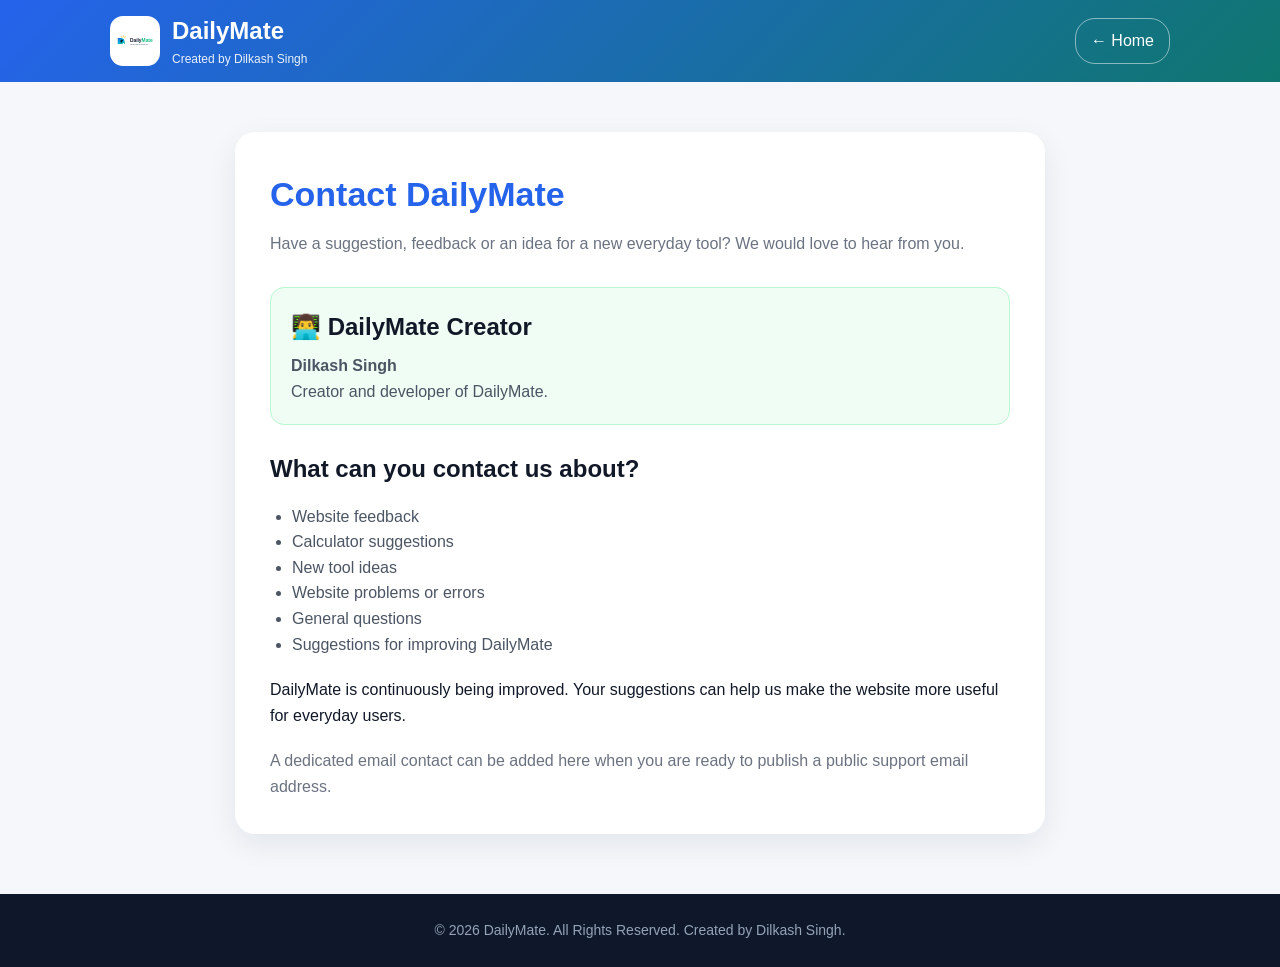
<file: contact.html>
<!DOCTYPE html>
<html lang="en">
<head>

    <meta charset="UTF-8">

    <meta name="viewport"
          content="width=device-width, initial-scale=1.0">

    <title>Contact DailyMate - Dilkash Singh</title>

    <meta name="description"
          content="Contact DailyMate with your feedback, suggestions, questions or ideas for new everyday tools.">

    <meta name="author"
          content="Dilkash Singh">

    <meta name="robots"
          content="index, follow">

    <link rel="canonical"
          href="https://dilkash2011.github.io/Dailymate/contact.html">

    <link rel="icon"
          type="image/svg+xml"
          href="favicon.svg">

    <style>

        * {
            box-sizing: border-box;
            margin: 0;
            padding: 0;
        }

        body {
            font-family: Arial, Helvetica, sans-serif;
            background: #f5f7fb;
            color: #111827;
            line-height: 1.6;
        }

        header {
            background: linear-gradient(
                135deg,
                #2563eb,
                #0f766e
            );
            color: white;
        }

        .header-inner {
            max-width: 1100px;
            margin: auto;
            padding: 12px 20px;

            display: flex;
            align-items: center;
            justify-content: space-between;
        }

        .brand {
            display: flex;
            align-items: center;
            gap: 12px;
        }

        .brand img {
            width: 50px;
            height: 50px;
            background: white;
            border-radius: 13px;
            padding: 4px;
        }

        .brand-name {
            font-size: 24px;
            font-weight: 800;
        }

        .creator {
            font-size: 12px;
            opacity: .9;
        }

        .back {
            color: white;
            text-decoration: none;
            padding: 9px 15px;
            border: 1px solid rgba(255,255,255,.5);
            border-radius: 20px;
        }

        .container {
            max-width: 850px;
            margin: 50px auto;
            padding: 0 20px;
        }

        .card {
            background: white;
            padding: 35px;
            border-radius: 20px;
            box-shadow: 0 10px 30px rgba(15,23,42,.08);
        }

        h1 {
            font-size: 34px;
            color: #2563eb;
            margin-bottom: 10px;
        }

        .intro {
            color: #6b7280;
            margin-bottom: 30px;
        }

        .contact-box {
            padding: 20px;
            border-radius: 14px;
            background: #f0fdf4;
            border: 1px solid #bbf7d0;
            margin-bottom: 25px;
        }

        .contact-box h2 {
            margin-bottom: 7px;
        }

        .contact-box p {
            color: #4b5563;
        }

        .feedback-list {
            margin: 15px 0 20px 22px;
            color: #4b5563;
        }

        footer {
            background: #0f172a;
            color: #94a3b8;
            text-align: center;
            padding: 25px 20px;
            margin-top: 60px;
            font-size: 14px;
        }

        @media(max-width:600px) {

            .header-inner {
                padding: 10px 12px;
            }

            .brand img {
                width: 43px;
                height: 43px;
            }

            .brand-name {
                font-size: 20px;
            }

            .creator {
                font-size: 10px;
            }

            .back {
                font-size: 12px;
                padding: 7px 10px;
            }

            .card {
                padding: 22px;
            }

            h1 {
                font-size: 28px;
            }

        }

    </style>

</head>

<body>

<header>

    <div class="header-inner">

        <div class="brand">

            <img src="dailymate-logo.svg"
                 alt="DailyMate Logo">

            <div>

                <div class="brand-name">
                    DailyMate
                </div>

                <div class="creator">
                    Created by Dilkash Singh
                </div>

            </div>

        </div>

        <a class="back"
           href="index.html">
            ← Home
        </a>

    </div>

</header>


<main class="container">

    <div class="card">

        <h1>Contact DailyMate</h1>

        <p class="intro">
            Have a suggestion, feedback or an idea for a new
            everyday tool? We would love to hear from you.
        </p>


        <div class="contact-box">

            <h2>👨‍💻 DailyMate Creator</h2>

            <p>
                <strong>Dilkash Singh</strong>
            </p>

            <p>
                Creator and developer of DailyMate.
            </p>

        </div>


        <h2>What can you contact us about?</h2>

        <ul class="feedback-list">

            <li>Website feedback</li>

            <li>Calculator suggestions</li>

            <li>New tool ideas</li>

            <li>Website problems or errors</li>

            <li>General questions</li>

            <li>Suggestions for improving DailyMate</li>

        </ul>


        <p>
            DailyMate is continuously being improved. Your
            suggestions can help us make the website more useful
            for everyday users.
        </p>


        <p style="margin-top:20px;color:#6b7280;">
            A dedicated email contact can be added here when you
            are ready to publish a public support email address.
        </p>

    </div>

</main>


<footer>

    © <span id="year"></span> DailyMate.
    All Rights Reserved.
    Created by Dilkash Singh.

</footer>


<script>

    document.getElementById("year").textContent =
        new Date().getFullYear();

</script>

</body>
</html>
</file>
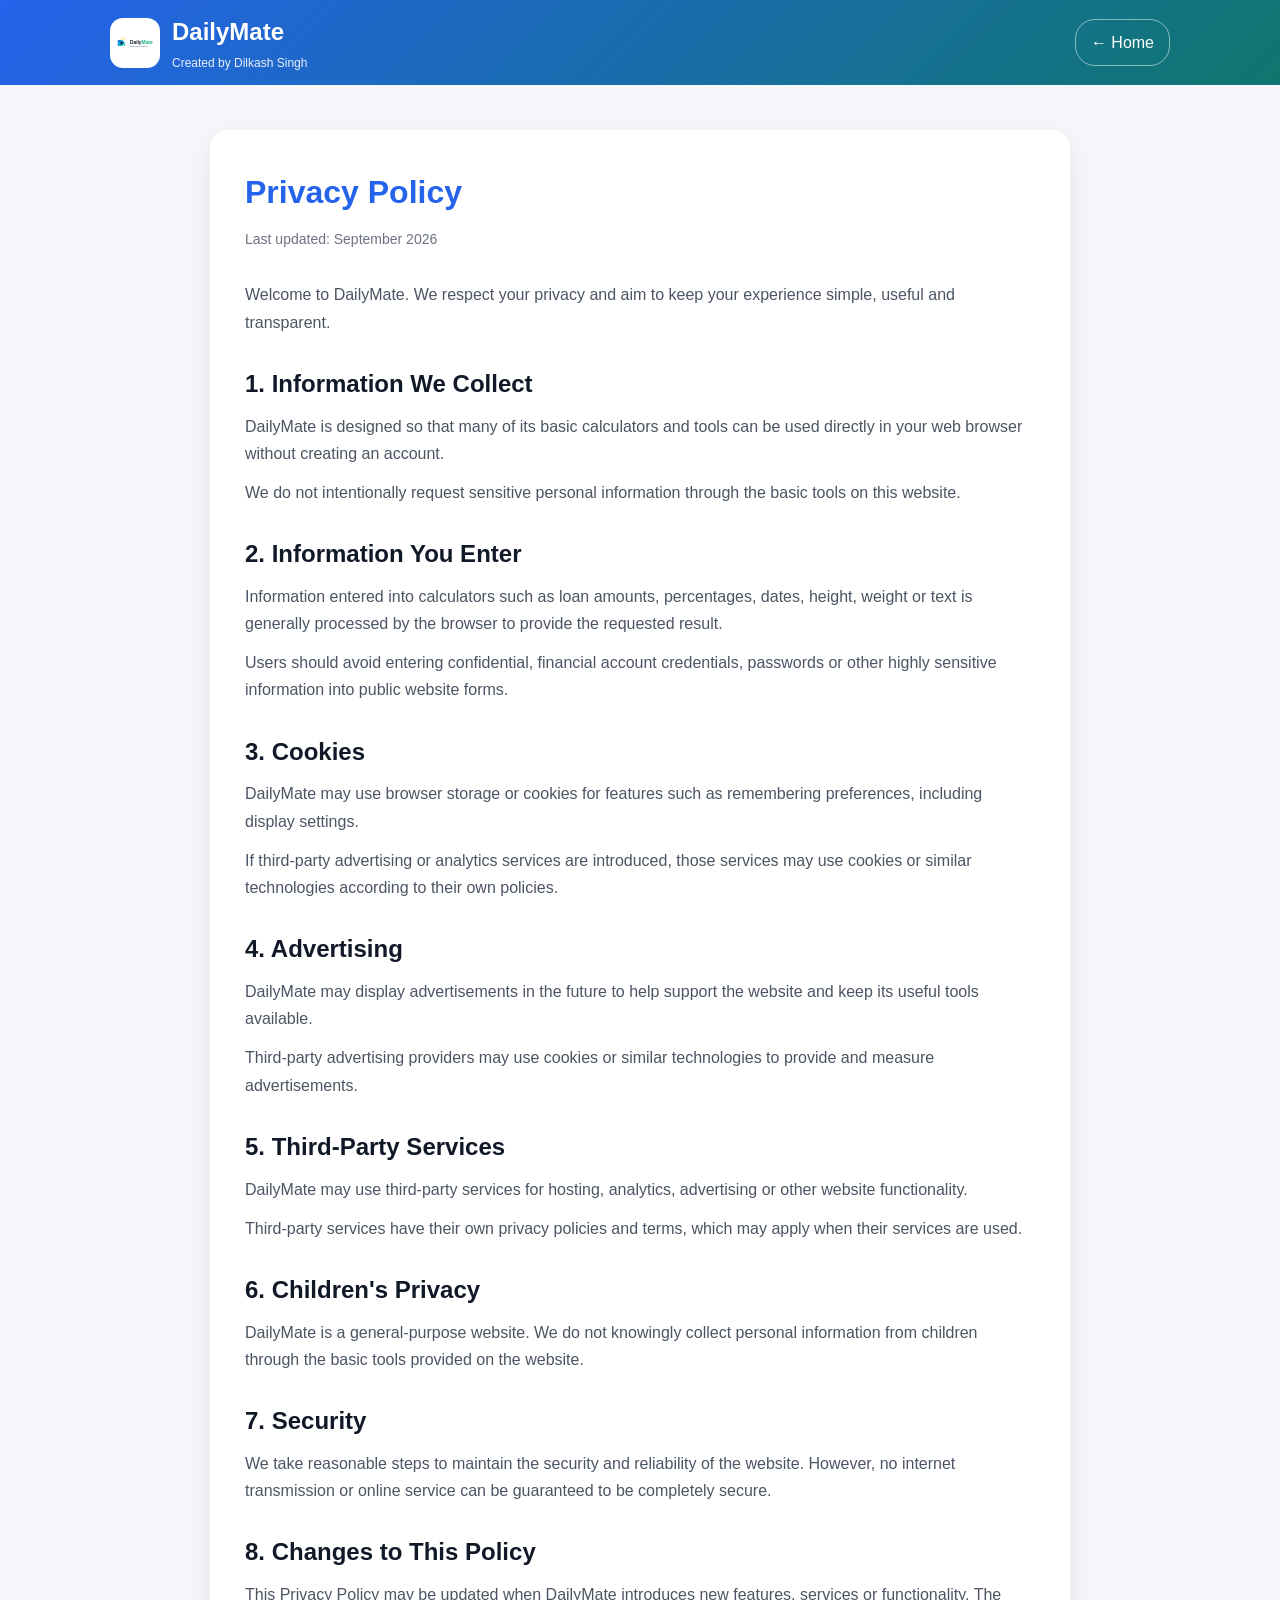
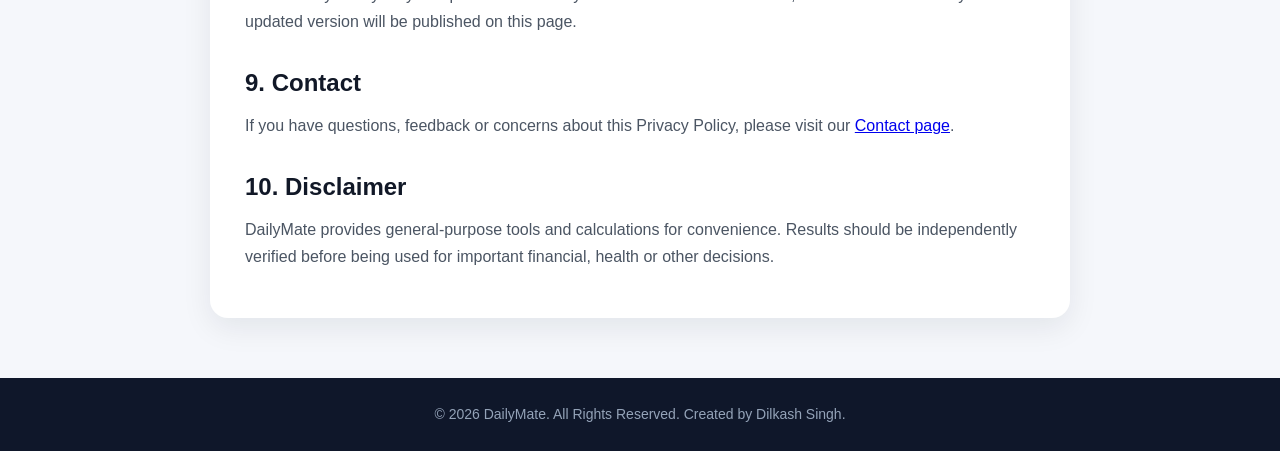
<file: privacy.html>
<!DOCTYPE html>
<html lang="en">
<head>

    <meta charset="UTF-8">

    <meta name="viewport"
          content="width=device-width, initial-scale=1.0">

    <title>Privacy Policy - DailyMate</title>

    <meta name="description"
          content="Read the DailyMate Privacy Policy to understand how information is handled when you use our free online tools.">

    <meta name="author"
          content="Dilkash Singh">

    <meta name="robots"
          content="index, follow">

    <link rel="canonical"
          href="https://dilkash2011.github.io/Dailymate/privacy.html">

    <link rel="icon"
          type="image/svg+xml"
          href="favicon.svg">

    <style>

        * {
            box-sizing: border-box;
            margin: 0;
            padding: 0;
        }

        body {
            font-family: Arial, Helvetica, sans-serif;
            background: #f5f7fb;
            color: #111827;
            line-height: 1.7;
        }

        header {
            background: linear-gradient(
                135deg,
                #2563eb,
                #0f766e
            );

            color: white;
        }

        .header-inner {
            max-width: 1100px;
            margin: auto;
            padding: 12px 20px;

            display: flex;
            align-items: center;
            justify-content: space-between;
        }

        .brand {
            display: flex;
            align-items: center;
            gap: 12px;
        }

        .brand img {
            width: 50px;
            height: 50px;
            background: white;
            border-radius: 13px;
            padding: 4px;
        }

        .brand-name {
            font-size: 24px;
            font-weight: 800;
        }

        .creator {
            font-size: 12px;
            opacity: .9;
        }

        .back {
            color: white;
            text-decoration: none;
            padding: 9px 15px;
            border: 1px solid rgba(255,255,255,.5);
            border-radius: 20px;
        }

        .container {
            max-width: 900px;
            margin: 45px auto;
            padding: 0 20px;
        }

        .card {
            background: white;
            padding: 35px;
            border-radius: 18px;
            box-shadow: 0 10px 30px rgba(15,23,42,.08);
        }

        h1 {
            color: #2563eb;
            margin-bottom: 8px;
        }

        .updated {
            color: #6b7280;
            font-size: 14px;
            margin-bottom: 30px;
        }

        h2 {
            margin-top: 28px;
            margin-bottom: 8px;
            color: #111827;
        }

        p {
            margin-bottom: 12px;
            color: #4b5563;
        }

        ul {
            margin-left: 22px;
            margin-bottom: 15px;
            color: #4b5563;
        }

        footer {
            background: #0f172a;
            color: #94a3b8;
            text-align: center;
            padding: 25px 20px;
            margin-top: 60px;
            font-size: 14px;
        }

        @media(max-width:600px) {

            .header-inner {
                padding: 10px 12px;
            }

            .brand img {
                width: 43px;
                height: 43px;
            }

            .brand-name {
                font-size: 20px;
            }

            .creator {
                font-size: 10px;
            }

            .back {
                font-size: 12px;
                padding: 7px 10px;
            }

            .card {
                padding: 22px;
            }

        }

    </style>

</head>

<body>

<header>

    <div class="header-inner">

        <div class="brand">

            <img src="dailymate-logo.svg"
                 alt="DailyMate Logo">

            <div>

                <div class="brand-name">
                    DailyMate
                </div>

                <div class="creator">
                    Created by Dilkash Singh
                </div>

            </div>

        </div>

        <a class="back"
           href="index.html">
            ← Home
        </a>

    </div>

</header>


<main class="container">

    <div class="card">

        <h1>Privacy Policy</h1>

        <div class="updated">
            Last updated: September 2026
        </div>

        <p>
            Welcome to DailyMate. We respect your privacy and
            aim to keep your experience simple, useful and
            transparent.
        </p>


        <h2>1. Information We Collect</h2>

        <p>
            DailyMate is designed so that many of its basic
            calculators and tools can be used directly in your
            web browser without creating an account.
        </p>

        <p>
            We do not intentionally request sensitive personal
            information through the basic tools on this website.
        </p>


        <h2>2. Information You Enter</h2>

        <p>
            Information entered into calculators such as loan
            amounts, percentages, dates, height, weight or text
            is generally processed by the browser to provide the
            requested result.
        </p>

        <p>
            Users should avoid entering confidential, financial
            account credentials, passwords or other highly
            sensitive information into public website forms.
        </p>


        <h2>3. Cookies</h2>

        <p>
            DailyMate may use browser storage or cookies for
            features such as remembering preferences, including
            display settings.
        </p>

        <p>
            If third-party advertising or analytics services are
            introduced, those services may use cookies or similar
            technologies according to their own policies.
        </p>


        <h2>4. Advertising</h2>

        <p>
            DailyMate may display advertisements in the future
            to help support the website and keep its useful tools
            available.
        </p>

        <p>
            Third-party advertising providers may use cookies or
            similar technologies to provide and measure
            advertisements.
        </p>


        <h2>5. Third-Party Services</h2>

        <p>
            DailyMate may use third-party services for hosting,
            analytics, advertising or other website functionality.
        </p>

        <p>
            Third-party services have their own privacy policies
            and terms, which may apply when their services are
            used.
        </p>


        <h2>6. Children's Privacy</h2>

        <p>
            DailyMate is a general-purpose website. We do not
            knowingly collect personal information from children
            through the basic tools provided on the website.
        </p>


        <h2>7. Security</h2>

        <p>
            We take reasonable steps to maintain the security
            and reliability of the website. However, no internet
            transmission or online service can be guaranteed to
            be completely secure.
        </p>


        <h2>8. Changes to This Policy</h2>

        <p>
            This Privacy Policy may be updated when DailyMate
            introduces new features, services or functionality.
            The updated version will be published on this page.
        </p>


        <h2>9. Contact</h2>

        <p>
            If you have questions, feedback or concerns about
            this Privacy Policy, please visit our
            <a href="contact.html">Contact page</a>.
        </p>


        <h2>10. Disclaimer</h2>

        <p>
            DailyMate provides general-purpose tools and
            calculations for convenience. Results should be
            independently verified before being used for
            important financial, health or other decisions.
        </p>

    </div>

</main>


<footer>

    © <span id="year"></span> DailyMate.
    All Rights Reserved.
    Created by Dilkash Singh.

</footer>


<script>

    document.getElementById("year").textContent =
        new Date().getFullYear();

</script>

</body>
</html>
</file>
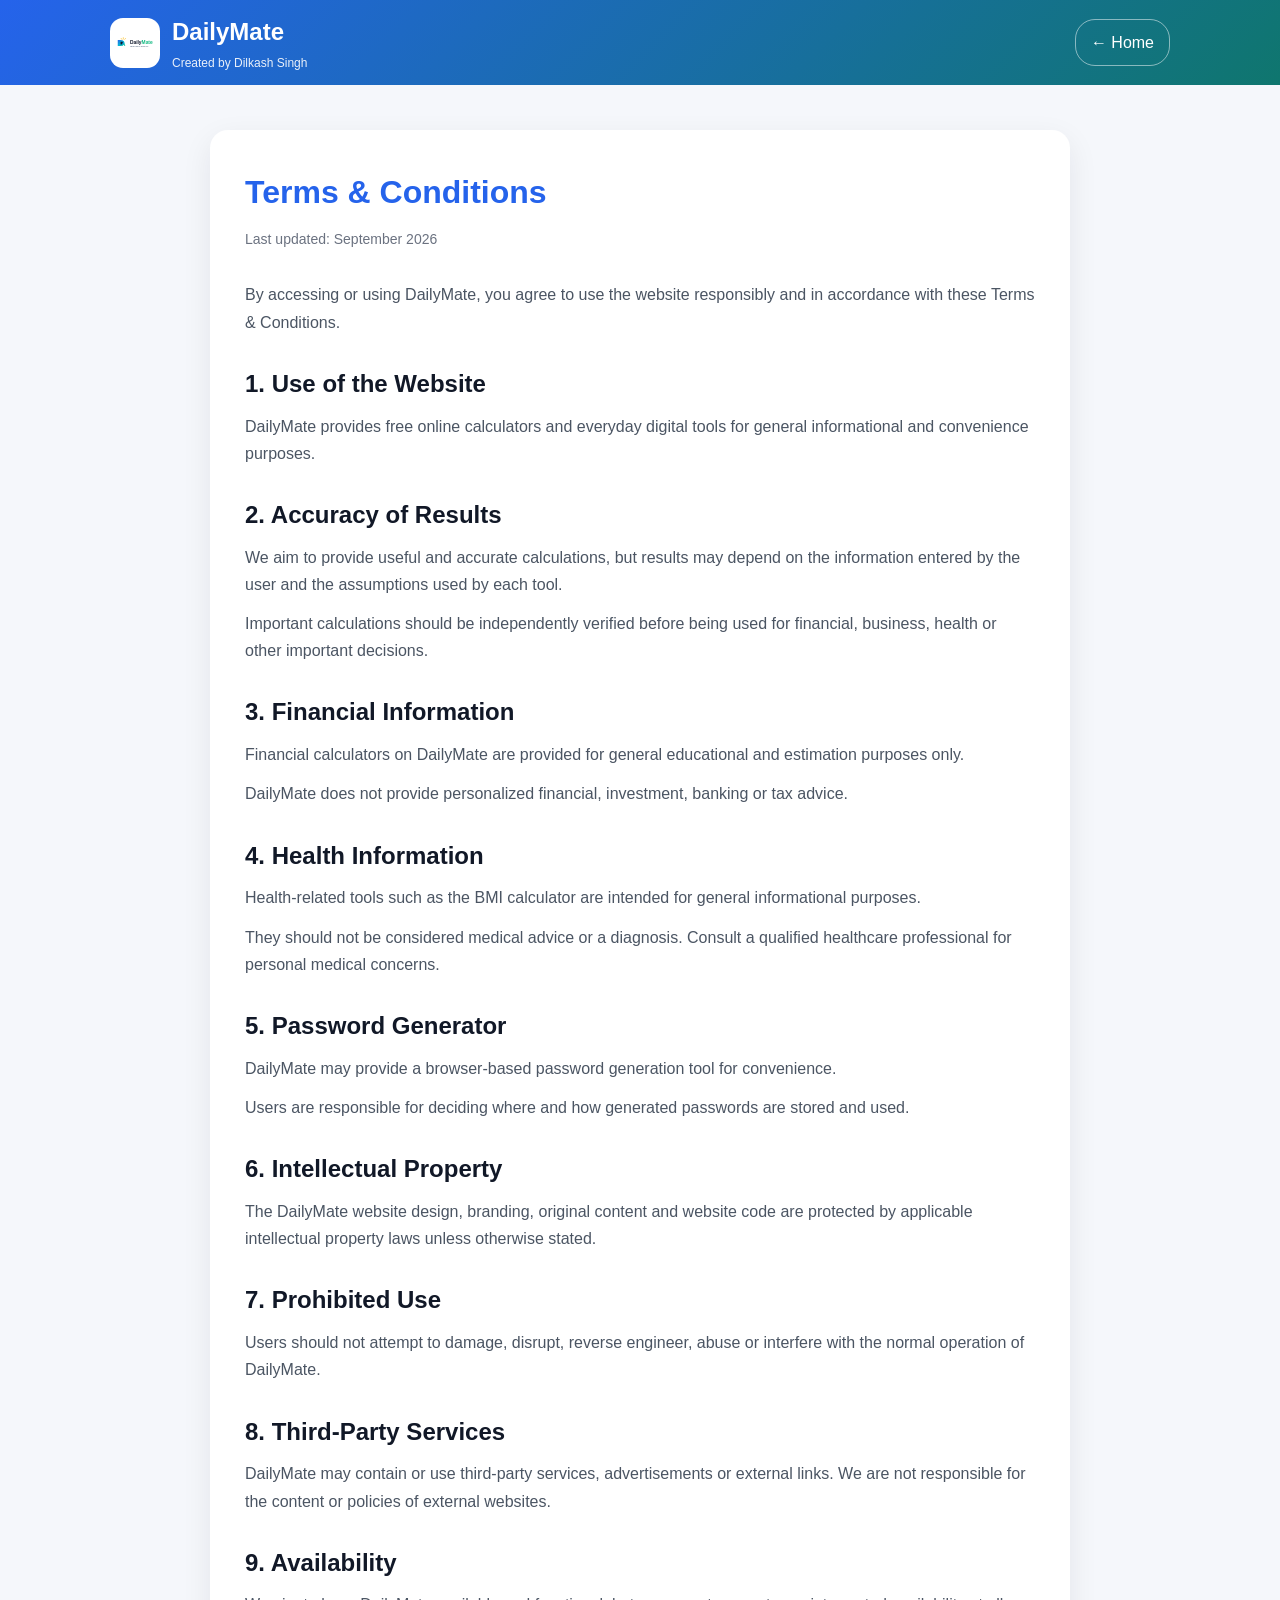
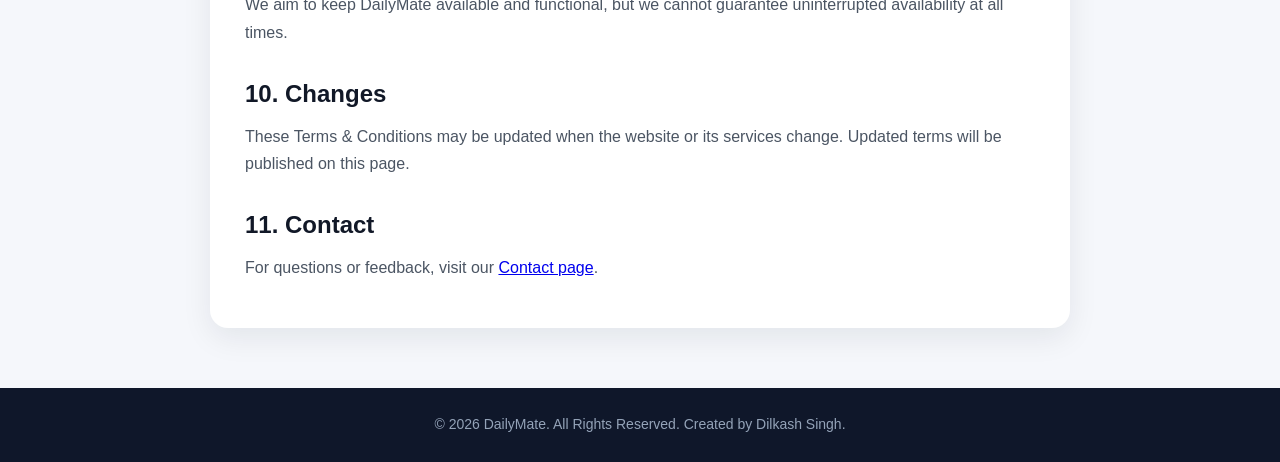
<file: terms.html>
<!DOCTYPE html>
<html lang="en">
<head>

    <meta charset="UTF-8">

    <meta name="viewport"
          content="width=device-width, initial-scale=1.0">

    <title>Terms & Conditions - DailyMate</title>

    <meta name="description"
          content="Read the DailyMate Terms and Conditions for using our free online calculators and everyday tools.">

    <meta name="author"
          content="Dilkash Singh">

    <meta name="robots"
          content="index, follow">

    <link rel="canonical"
          href="https://dilkash2011.github.io/Dailymate/terms.html">

    <link rel="icon"
          type="image/svg+xml"
          href="favicon.svg">

    <style>

        * {
            box-sizing: border-box;
            margin: 0;
            padding: 0;
        }

        body {
            font-family: Arial, Helvetica, sans-serif;
            background: #f5f7fb;
            color: #111827;
            line-height: 1.7;
        }

        header {
            background: linear-gradient(
                135deg,
                #2563eb,
                #0f766e
            );
            color: white;
        }

        .header-inner {
            max-width: 1100px;
            margin: auto;
            padding: 12px 20px;

            display: flex;
            align-items: center;
            justify-content: space-between;
        }

        .brand {
            display: flex;
            align-items: center;
            gap: 12px;
        }

        .brand img {
            width: 50px;
            height: 50px;
            background: white;
            border-radius: 13px;
            padding: 4px;
        }

        .brand-name {
            font-size: 24px;
            font-weight: 800;
        }

        .creator {
            font-size: 12px;
            opacity: .9;
        }

        .back {
            color: white;
            text-decoration: none;
            padding: 9px 15px;
            border: 1px solid rgba(255,255,255,.5);
            border-radius: 20px;
        }

        .container {
            max-width: 900px;
            margin: 45px auto;
            padding: 0 20px;
        }

        .card {
            background: white;
            padding: 35px;
            border-radius: 18px;
            box-shadow: 0 10px 30px rgba(15,23,42,.08);
        }

        h1 {
            color: #2563eb;
            margin-bottom: 8px;
        }

        .updated {
            color: #6b7280;
            font-size: 14px;
            margin-bottom: 30px;
        }

        h2 {
            margin-top: 28px;
            margin-bottom: 8px;
        }

        p {
            margin-bottom: 12px;
            color: #4b5563;
        }

        ul {
            margin-left: 22px;
            color: #4b5563;
        }

        footer {
            background: #0f172a;
            color: #94a3b8;
            text-align: center;
            padding: 25px 20px;
            margin-top: 60px;
            font-size: 14px;
        }

        @media(max-width:600px) {

            .header-inner {
                padding: 10px 12px;
            }

            .brand img {
                width: 43px;
                height: 43px;
            }

            .brand-name {
                font-size: 20px;
            }

            .creator {
                font-size: 10px;
            }

            .back {
                font-size: 12px;
                padding: 7px 10px;
            }

            .card {
                padding: 22px;
            }

        }

    </style>

</head>

<body>

<header>

    <div class="header-inner">

        <div class="brand">

            <img src="dailymate-logo.svg"
                 alt="DailyMate Logo">

            <div>

                <div class="brand-name">
                    DailyMate
                </div>

                <div class="creator">
                    Created by Dilkash Singh
                </div>

            </div>

        </div>

        <a class="back"
           href="index.html">
            ← Home
        </a>

    </div>

</header>


<main class="container">

    <div class="card">

        <h1>Terms & Conditions</h1>

        <div class="updated">
            Last updated: September 2026
        </div>


        <p>
            By accessing or using DailyMate, you agree to use
            the website responsibly and in accordance with these
            Terms & Conditions.
        </p>


        <h2>1. Use of the Website</h2>

        <p>
            DailyMate provides free online calculators and
            everyday digital tools for general informational and
            convenience purposes.
        </p>


        <h2>2. Accuracy of Results</h2>

        <p>
            We aim to provide useful and accurate calculations,
            but results may depend on the information entered by
            the user and the assumptions used by each tool.
        </p>

        <p>
            Important calculations should be independently
            verified before being used for financial, business,
            health or other important decisions.
        </p>


        <h2>3. Financial Information</h2>

        <p>
            Financial calculators on DailyMate are provided for
            general educational and estimation purposes only.
        </p>

        <p>
            DailyMate does not provide personalized financial,
            investment, banking or tax advice.
        </p>


        <h2>4. Health Information</h2>

        <p>
            Health-related tools such as the BMI calculator are
            intended for general informational purposes.
        </p>

        <p>
            They should not be considered medical advice or a
            diagnosis. Consult a qualified healthcare professional
            for personal medical concerns.
        </p>


        <h2>5. Password Generator</h2>

        <p>
            DailyMate may provide a browser-based password
            generation tool for convenience.
        </p>

        <p>
            Users are responsible for deciding where and how
            generated passwords are stored and used.
        </p>


        <h2>6. Intellectual Property</h2>

        <p>
            The DailyMate website design, branding, original
            content and website code are protected by applicable
            intellectual property laws unless otherwise stated.
        </p>


        <h2>7. Prohibited Use</h2>

        <p>
            Users should not attempt to damage, disrupt,
            reverse engineer, abuse or interfere with the normal
            operation of DailyMate.
        </p>


        <h2>8. Third-Party Services</h2>

        <p>
            DailyMate may contain or use third-party services,
            advertisements or external links. We are not
            responsible for the content or policies of external
            websites.
        </p>


        <h2>9. Availability</h2>

        <p>
            We aim to keep DailyMate available and functional,
            but we cannot guarantee uninterrupted availability
            at all times.
        </p>


        <h2>10. Changes</h2>

        <p>
            These Terms & Conditions may be updated when the
            website or its services change. Updated terms will be
            published on this page.
        </p>


        <h2>11. Contact</h2>

        <p>
            For questions or feedback, visit our
            <a href="contact.html">Contact page</a>.
        </p>

    </div>

</main>


<footer>

    © <span id="year"></span> DailyMate.
    All Rights Reserved.
    Created by Dilkash Singh.

</footer>


<script>

    document.getElementById("year").textContent =
        new Date().getFullYear();

</script>

</body>
</html>
</file>
